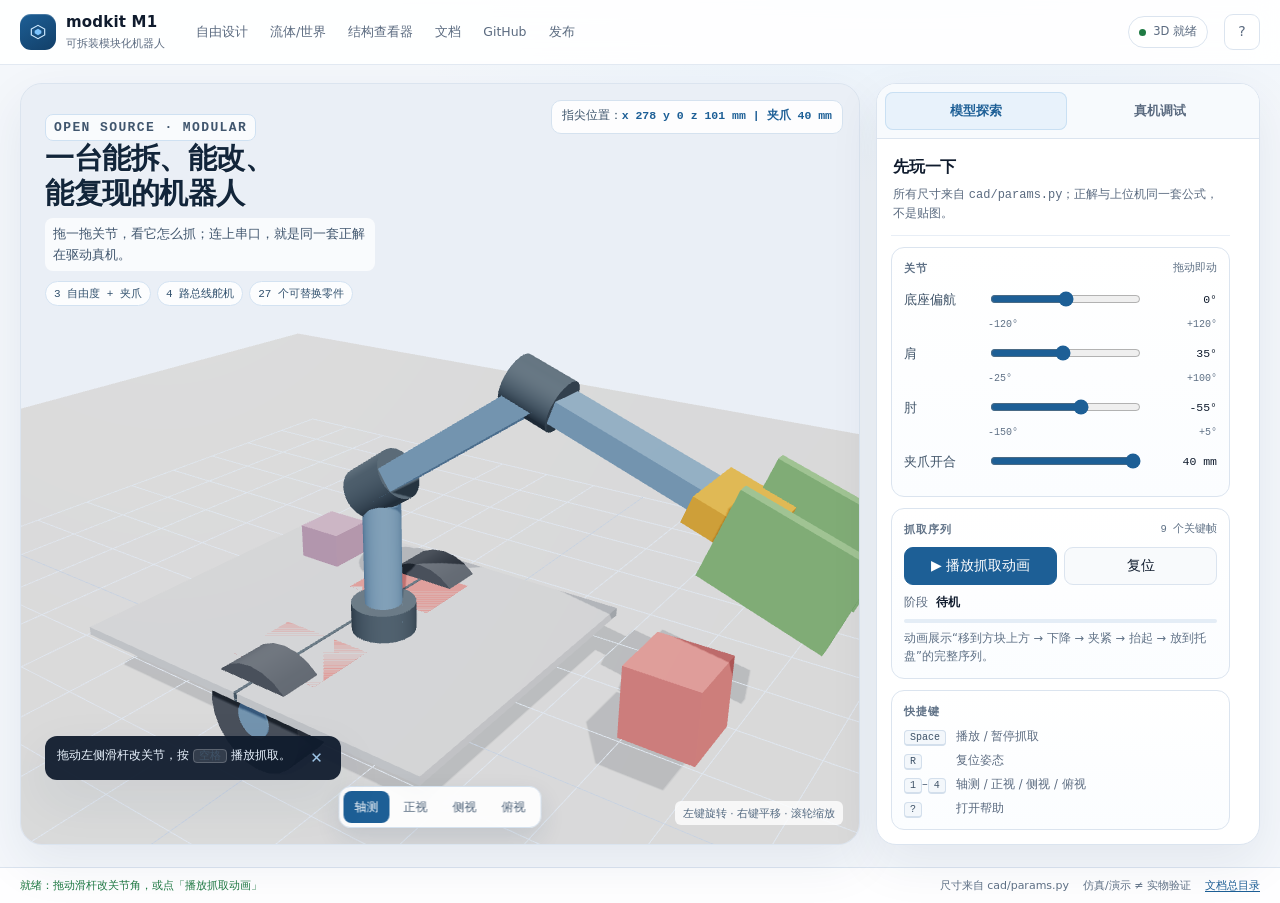
<file: web/index.html>
<!DOCTYPE html>
<html lang="zh-CN">
<head>
<meta charset="utf-8">
<meta name="viewport" content="width=device-width, initial-scale=1">
<meta name="color-scheme" content="light">
<meta name="theme-color" content="#f4f7fb">
<link rel="icon" href="favicon.svg" type="image/svg+xml">
<link rel="manifest" href="manifest.webmanifest">
<script>if (/^#d=/.test(location.hash)) location.replace("view.html" + location.hash);</script>
<meta name="description" content="modkit M1 是一台可拆装、可编程的开源模块化机器人。在线拖动关节、播放抓取动作，或通过 Web Serial 调试真机。">
<meta property="og:title" content="modkit M1 · 可拆装模块化机器人">
<meta property="og:description" content="3 自由度 + 夹爪，4 路总线舵机，27 个可替换零件。在线 3D 查看与真机串口调试。">
<meta property="og:type" content="website">
<title>modkit M1 · 可拆装模块化机器人</title>
<style>
  :root{
    --bg:#f4f7fb; --surface:#ffffff; --surface-2:#f8fafc; --ink:#0f1b2d;
    --muted:#5b6b80; --faint:#5f7186; --line:#dbe4ef; --line-strong:#c3d2e3;
    --accent:#1d5f96; --accent-2:#2f80c9; --accent-soft:#e8f2fb;
    --ok:#1f7a43; --warn:#a35b00; --bad:#b3261e;
    --radius:16px; --radius-sm:10px; --shadow:0 18px 50px #17395c14;
    --sans:system-ui,-apple-system,"Segoe UI","Noto Sans CJK SC","Microsoft YaHei",sans-serif;
    --mono:ui-monospace,SFMono-Regular,Menlo,Consolas,monospace;
  }
  *{box-sizing:border-box}
  html{scroll-behavior:smooth}
  body{margin:0;min-height:100vh;background:
      radial-gradient(900px 420px at 70% -10%,#e3f0fb 0%,transparent 65%),var(--bg);
      color:var(--ink);font:14px/1.55 var(--sans);-webkit-font-smoothing:antialiased}
  a{color:var(--accent);text-underline-offset:2px}
  button,input,select{font:inherit}
  button{cursor:pointer}
  :focus-visible{outline:2px solid var(--accent-2);outline-offset:2px}
  .skip{position:fixed;left:12px;top:-60px;z-index:200;background:var(--accent);color:#fff;
    padding:10px 14px;border-radius:9px;font-weight:700;text-decoration:none}
  .skip:focus{top:12px}
  .sr-only{position:absolute;width:1px;height:1px;padding:0;margin:-1px;overflow:hidden;
    clip:rect(0,0,0,0);white-space:nowrap;border:0}

  /* top bar */
  .topbar{position:sticky;top:0;z-index:40;border-bottom:1px solid #dbe4efcc;
    background:#ffffffe8;backdrop-filter:blur(14px)}
  .topbar-inner{max-width:1480px;margin:0 auto;padding:10px 20px;min-height:64px;
    display:flex;align-items:center;gap:16px}
  .brand{display:flex;align-items:center;gap:10px;color:inherit;text-decoration:none;min-width:0}
  .brand-mark{width:36px;height:36px;border-radius:11px;background:linear-gradient(150deg,#1d5f96,#123f68);
    display:grid;place-items:center;box-shadow:inset 0 1px 0 #ffffff33;flex:none}
  .brand-mark svg{width:20px;height:20px}
  .brand-name{font-weight:800;font-size:15px;letter-spacing:.2px;line-height:1.1}
  .brand-sub{display:block;font-size:11px;color:var(--muted);margin-top:2px;font-weight:500}
  .topnav{display:flex;align-items:center;gap:4px;margin-left:6px}
  .topnav a{color:var(--muted);text-decoration:none;font-size:12.5px;padding:8px 9px;border-radius:8px}
  .topnav a:hover{background:var(--accent-soft);color:var(--accent)}
  .topbar .spacer{flex:1}
  .status-pill{display:inline-flex;align-items:center;gap:7px;border:1px solid var(--line);
    background:var(--surface);border-radius:999px;padding:6px 10px;font-size:11.5px;color:var(--muted);
    white-space:nowrap}
  .status-pill .dot{width:7px;height:7px;border-radius:50%;background:var(--faint)}
  .status-pill.ok .dot{background:var(--ok)} .status-pill.err .dot{background:var(--bad)}
  .iconbtn{width:36px;height:36px;min-height:36px;padding:0;border:1px solid var(--line);
    background:var(--surface);border-radius:9px;color:var(--muted);display:inline-grid;place-items:center}
  .iconbtn:hover{border-color:var(--line-strong);color:var(--ink);background:var(--surface-2)}

  /* layout */
  .layout{max-width:1480px;margin:0 auto;padding:18px 20px 22px;display:grid;
    grid-template-columns:minmax(0,1fr) 384px;gap:16px;align-items:stretch;
    min-height:calc(100vh - 64px - 58px)}
  .stage{position:relative;min-height:600px;border:1px solid var(--line);border-radius:22px;
    overflow:hidden;background:#eaeff6;box-shadow:var(--shadow)}
  #view{position:absolute;inset:0;width:100%;height:100%;display:block;touch-action:none}
  .stage-copy{position:absolute;left:24px;top:22px;max-width:390px;z-index:2;pointer-events:none}
  .eyebrow{font:700 10px/1 var(--mono);letter-spacing:1.4px;color:var(--accent);
    background:#ffffffd9;border:1px solid #cfe1f2;border-radius:999px;padding:6px 9px;
    display:inline-flex;margin:0 0 10px}
  .stage-copy h1{margin:0;font-size:clamp(22px,2.3vw,32px);line-height:1.18;letter-spacing:-.5px;
    text-wrap:balance;color:#12253a;text-shadow:0 1px 0 #ffffffaa}
  .stage-copy p{margin:8px 0 0;color:#40566e;font-size:13px;max-width:330px;
    background:#ffffffb8;border-radius:8px;padding:6px 8px}
  .chips{display:flex;gap:6px;flex-wrap:wrap;margin-top:10px;pointer-events:auto}
  .chips span{font:11px var(--mono);color:#31516e;background:#ffffffd9;border:1px solid #d3e2f1;
    border-radius:999px;padding:4px 8px}
  .stage-tools{position:absolute;left:50%;bottom:16px;transform:translateX(-50%);z-index:3;
    display:flex;gap:3px;padding:4px;background:#ffffffeb;border:1px solid #d5e2ef;
    border-radius:12px;box-shadow:0 10px 24px #17395c1f;backdrop-filter:blur(8px);flex-wrap:wrap;
    justify-content:center;max-width:calc(100% - 32px)}
  .stage-tools button{min-height:32px;border:0;background:transparent;color:#4c6178;
    padding:6px 11px;border-radius:8px;font-size:12px}
  .stage-tools button:hover{background:#edf4fb;color:var(--accent)}
  .stage-tools button.active{background:var(--accent);color:#fff}
  .stage-hint{position:absolute;right:16px;bottom:19px;z-index:2;font-size:10.5px;color:#536980;
    background:#ffffffc7;padding:4px 8px;border-radius:6px;pointer-events:none}
  .hud{position:absolute;right:16px;top:16px;z-index:2;background:#ffffffde;border:1px solid #d5e2ef;
    border-radius:10px;padding:7px 10px;font:11.5px var(--mono);color:#3c536a;
    font-variant-numeric:tabular-nums;pointer-events:none;max-width:calc(100% - 32px)}
  .hud b{color:var(--accent)}
  .fk-warn{display:block;margin-top:3px;font-size:11px;color:#8a5a00;max-width:300px;line-height:1.4}
  .tip{position:absolute;left:24px;bottom:64px;z-index:4;max-width:300px;background:#0f1b2df0;
    color:#eaf4ff;border-radius:12px;padding:10px 12px;font-size:12px;box-shadow:var(--shadow);
    display:flex;gap:10px;align-items:flex-start}
  .tip[hidden]{display:none}
  .tip kbd{background:#ffffff1c;border:1px solid #ffffff33;border-radius:4px;padding:0 5px;font:11px var(--mono)}
  .tip button{background:transparent;border:0;color:#9fc6e8;font-size:15px;line-height:1;
    width:32px;height:32px;min-height:32px;display:grid;place-items:center;border-radius:6px;
    padding:0;margin:-4px -4px -4px auto}
  .tip button:hover{background:#ffffff1a;color:#fff}
  .estop{position:absolute;right:16px;bottom:58px;z-index:5;min-height:40px;border:1px solid #8f211b;
    background:#b3261e;color:#fff;border-radius:10px;padding:8px 12px;font-weight:700;
    box-shadow:0 10px 24px #b3261e42;display:none}
  .estop.show{display:inline-flex}
  .webgl-fallback{position:absolute;inset:0;display:none;place-items:center;z-index:1;
    background:linear-gradient(145deg,#eef4fa,#dfe8f2);text-align:center;padding:24px}
  .webgl-fallback.show{display:grid}
  .webgl-fallback h2{margin:0 0 6px;font-size:18px}
  .webgl-fallback p{margin:0;color:var(--muted);font-size:12.5px;max-width:420px}

  /* inspector */
  .inspector{background:var(--surface);border:1px solid var(--line);border-radius:20px;
    box-shadow:var(--shadow);overflow:hidden;display:flex;flex-direction:column;
    max-height:calc(100vh - 122px);position:sticky;top:80px}
  .inspector-tabs{display:grid;grid-template-columns:1fr 1fr;gap:3px;padding:8px;
    background:#f7fafd;border-bottom:1px solid var(--line)}
  .inspector-tabs button{min-height:38px;border:0;background:transparent;border-radius:8px;
    color:var(--muted);font-size:12.5px;font-weight:650}
  .inspector-tabs button:hover{background:#edf4fb;color:var(--accent)}
  .inspector-tabs button[aria-selected="true"]{background:var(--accent-soft);color:var(--accent);
    box-shadow:inset 0 0 0 1px #c9e0f3}
  .inspector-body{overflow:auto;padding:14px;scrollbar-gutter:stable}
  .panel[hidden]{display:none}
  .intro{padding:2px 2px 12px;border-bottom:1px solid #e8eef6;margin-bottom:4px}
  .intro h2{margin:0;font-size:16px;letter-spacing:-.2px}
  .intro p{margin:5px 0 0;color:var(--muted);font-size:12px}
  .card{border:1px solid var(--line);border-radius:13px;padding:12px;margin-top:11px;
    background:linear-gradient(180deg,#ffffff,#fbfdff)}
  .card-head{display:flex;align-items:center;gap:8px;margin-bottom:9px}
  .card-head h3{margin:0;font-size:10.5px;letter-spacing:1px;text-transform:uppercase;
    color:var(--faint);font-weight:750}
  .card-head .meta{margin-left:auto;font:10.5px var(--mono);color:var(--faint)}
  .row{display:flex;align-items:center;gap:10px;margin:9px 0}
  .row label{width:74px;flex:none;font-size:12.5px;color:#3f5368}
  .row input[type=range]{flex:1;min-width:0;accent-color:var(--accent);height:24px}
  .row output{width:64px;text-align:right;font:11.5px var(--mono);color:var(--ink);
    font-variant-numeric:tabular-nums;flex:none}
  .range-scale{display:flex;justify-content:space-between;font:10px var(--mono);color:var(--faint);
    margin:-3px 0 2px 84px}
  .grid2{display:grid;grid-template-columns:1fr 1fr;gap:7px}
  button.action{min-height:38px;border:1px solid var(--line);background:var(--surface-2);
    color:var(--ink);border-radius:9px;padding:7px 10px;display:inline-flex;align-items:center;
    justify-content:center;gap:7px;transition:background .15s,border-color .15s,transform .1s}
  button.action:hover{background:#eef5fc;border-color:var(--line-strong)}
  button.action:active{transform:translateY(1px)}
  button.action.primary{background:var(--accent);border-color:var(--accent);color:#fff}
  button.action.primary:hover{background:#174c79}
  button.action.danger{background:#b3261e;border-color:#b3261e;color:#fff}
  button.action:disabled{opacity:.45;cursor:not-allowed;transform:none}
  .phase{display:flex;align-items:center;gap:8px;margin-top:9px;font-size:11.5px;color:var(--muted)}
  .phase b{color:var(--ink);font-weight:650}
  .progress{height:4px;border-radius:99px;background:#e4edf6;overflow:hidden;margin-top:8px}
  .progress>span{display:block;height:100%;width:0;background:linear-gradient(90deg,#2f80c9,#62b0e8);
    border-radius:99px;transition:width .08s linear}
  .hint{font-size:11.5px;color:var(--faint);margin:7px 0 0;line-height:1.55}
  .preflight-card{margin-top:10px;padding:10px;border:1px solid var(--line);border-radius:9px;background:var(--surface-2)}
  .preflight-card .serial-head{margin-bottom:4px}
  .keys{display:grid;grid-template-columns:auto 1fr;gap:6px 10px;font-size:11.5px;color:var(--muted)}
  kbd{font:10px var(--mono);background:#f3f7fb;border:1px solid #d3dfec;border-bottom-width:2px;
    border-radius:4px;padding:1px 5px;color:#3f5368;white-space:nowrap}
  .safety{border:1px solid #f0d1a8;background:#fff8ec;border-radius:10px;padding:9px 10px;
    color:#704312;font-size:11.5px;line-height:1.55;margin-bottom:9px}
  .safety strong{display:block;margin-bottom:2px;color:#8a4b00}
  .serial-head{display:flex;align-items:center;gap:8px;margin-bottom:9px}
  .serial-head h3{margin:0;font-size:13px}
  .pill{font:10.5px var(--mono);border:1px solid var(--line);border-radius:999px;padding:3px 8px;
    color:var(--muted);background:#f8fafc;white-space:nowrap}
  .pill.ok{color:var(--ok);border-color:#b9dfc9;background:#effaf3}
  .pill.err{color:var(--bad);border-color:#ecc3c0;background:#fff4f3}
  .pill.warn{color:var(--warn);border-color:#ecd3aa;background:#fff9ed}
  .telemetry{width:100%;border-collapse:collapse;font-size:11px;margin-top:2px}
  .telemetry th,.telemetry td{padding:5px 4px;text-align:right;border-bottom:1px solid #e8eef6}
  .telemetry th:first-child,.telemetry td:first-child{text-align:left}
  .telemetry th{color:var(--faint);font-weight:600;font-size:10px;letter-spacing:.3px}
  .telemetry td{font-family:var(--mono);font-variant-numeric:tabular-nums}
  .telemetry td.bad{color:var(--bad);font-weight:700}.telemetry td.warn{color:var(--warn);font-weight:700}
  .log-wrap{margin-top:10px}
  .log-head{display:flex;align-items:center;gap:8px;margin-bottom:5px}
  .log-head h4{margin:0;font-size:10.5px;color:var(--faint);letter-spacing:.8px;text-transform:uppercase}
  .log-head button{margin-left:auto;border:0;background:transparent;color:var(--faint);font-size:11px;
    padding:3px 5px;border-radius:5px}
  .log-head button:hover{background:#eef5fc;color:var(--accent)}
  .log{max-height:150px;overflow:auto;background:#0f1b2d;border:1px solid #1d3047;border-radius:9px;
    padding:8px;font:10.5px/1.55 var(--mono);color:#b8cee3}
  .log:empty::before{content:"暂无日志";color:#6f849b}
  .logline{padding:1px 0;border-bottom:1px solid #182c42;overflow-wrap:anywhere}
  .logline:last-child{border-bottom:0}
  .logline.ok{color:#8ee6a8}.logline.err{color:#ff9f99}.logline.warn{color:#f2c879}
  .toast{position:fixed;right:18px;bottom:18px;z-index:100;background:#0f1b2d;color:#eaf4ff;
    border-radius:10px;padding:10px 13px;box-shadow:var(--shadow);font-size:12.5px;max-width:360px;
    opacity:0;transform:translateY(6px);transition:opacity .18s,transform .18s;pointer-events:none}
  .toast.show{opacity:1;transform:none}

  footer{border-top:1px solid var(--line);background:#ffffffe8}
  .footer-inner{max-width:1480px;margin:0 auto;padding:9px 20px;display:flex;gap:14px;
    align-items:center;flex-wrap:wrap;font-size:11px;color:var(--faint)}
  footer .spacer{flex:1}
  #status{color:var(--muted)} #status.ok{color:var(--ok)} #status.err{color:var(--bad)}

  dialog{border:1px solid var(--line-strong);border-radius:16px;padding:0;width:min(560px,92vw);
    box-shadow:0 30px 80px #0f1b2d40;color:var(--ink);background:var(--surface)}
  dialog::backdrop{background:#0f1b2d66;backdrop-filter:blur(2px)}
  .dialog-head{display:flex;align-items:center;gap:10px;padding:14px 16px;border-bottom:1px solid var(--line)}
  .dialog-head h2{margin:0;font-size:15px}.dialog-head .spacer{flex:1}
  .dialog-body{padding:14px 16px;color:var(--muted);font-size:12.5px;line-height:1.6}
  .dialog-foot{display:flex;gap:8px;padding:12px 16px;border-top:1px solid var(--line);justify-content:flex-end}
  .dialog-foot button{min-height:38px;border:1px solid var(--line);background:var(--surface-2);
    border-radius:9px;padding:7px 12px}
  .dialog-foot button.primary{background:var(--accent);border-color:var(--accent);color:#fff}
  .dialog-foot button:disabled{opacity:.45;cursor:not-allowed}
  .shortcut-table{width:100%;border-collapse:collapse;font-size:12px}
  .shortcut-table td{padding:6px 3px;border-bottom:1px solid #e8eef6;color:var(--muted)}
  .shortcut-table td:first-child{width:104px}
  .check{display:flex;gap:8px;align-items:flex-start;margin-top:10px;color:var(--ink);font-size:12px}
  .check input{width:18px;height:18px;margin:1px 0 0;accent-color:var(--accent);flex:none}

  @media (max-width:1080px){
    .layout{grid-template-columns:1fr;min-height:0}
    .stage{min-height:62vh}
    .inspector{position:static;max-height:none}
    .inspector-body{overflow:visible}
  }
  @media (max-width:760px){
    .topbar-inner{padding:8px 12px;gap:8px;flex-wrap:wrap}
    .brand-sub{display:none}.topnav{display:none}
    .topbar .spacer{flex:1}
    .layout{padding:10px 12px 16px;gap:10px}
    .stage{min-height:0;height:54vh;border-radius:16px}
    .stage-copy{left:14px;top:14px;max-width:260px}
    .stage-copy p,.chips{display:none}
    .stage-copy h1{font-size:20px}
    .hud{display:none}
    .stage-hint{display:none}
    .stage-tools{bottom:10px;max-width:calc(100% - 20px)}
    .stage-tools button{min-height:34px;padding:5px 8px}
    .tip{left:10px;bottom:58px;max-width:240px}
    .estop{right:10px;bottom:56px}
    .inspector{border-radius:16px}
    .footer-inner{padding:8px 12px;gap:7px}
  }
  @media (max-width:420px){
    .stage{height:48vh}
    .stage-copy h1{font-size:18px}
    .stage-copy .eyebrow{font-size:9px}
    .hud{display:none}
  }
  @media (prefers-reduced-motion:reduce){
    *,*::before,*::after{animation-duration:.001ms!important;transition-duration:.001ms!important;
      scroll-behavior:auto!important}
  }
</style>
</head>
<body>
<noscript><p style="padding:12px;background:#fff3cd;color:#664d03;margin:0">3D 查看器需要 JavaScript；请启用后刷新。</p></noscript>
<a class="skip" href="#main">跳到主内容</a>
<header class="topbar">
  <div class="topbar-inner">
    <a class="brand" href="./" aria-label="modkit 首页">
      <span class="brand-mark" aria-hidden="true">
        <svg viewBox="0 0 24 24" fill="none"><path d="M4 8.5 12 4l8 4.5v7L12 20l-8-4.5v-7Z" stroke="#cfeaff" stroke-width="1.4"/><path d="M8 10.5 12 8l4 2.5v3L12 16l-4-2.5v-3Z" fill="#7cc4ff"/></svg>
      </span>
      <span><span class="brand-name">modkit M1</span><span class="brand-sub">可拆装模块化机器人</span></span>
    </a>
    <nav class="topnav" aria-label="项目链接">
      <a href="design.html">自由设计</a>
      <a href="world.html">流体/世界</a>
      <a href="view.html">结构查看器</a>
      <a href="https://github.com/gh503/robot-modkit/blob/main/docs/README.md">文档</a>
      <a href="https://github.com/gh503/robot-modkit">GitHub</a>
      <a href="https://github.com/gh503/robot-modkit/releases">发布</a>
    </nav>
    <span class="spacer"></span>
    <span class="status-pill" id="top-state"><span class="dot" aria-hidden="true"></span><span id="top-state-text">3D 初始化中</span></span>
    <button class="iconbtn" id="help" aria-label="帮助与快捷键" title="帮助（?）">?</button>
  </div>
</header>

<main id="main" class="layout">
  <section class="stage" id="stage" aria-label="机器人三维视图">
    <canvas id="view" aria-label="modkit M1 三维模型，可拖拽旋转、滚轮缩放"></canvas>
    <div class="webgl-fallback" id="webgl-fallback">
      <div><h2>这个浏览器没有启用 3D</h2>
        <p>仍可查看下方参数和真机调试面板；换 Chrome/Edge 或开启硬件加速可恢复 3D。</p></div>
    </div>
    <div class="stage-copy">
      <p class="eyebrow">OPEN SOURCE · MODULAR</p>
      <h1>一台能拆、能改、能复现的机器人</h1>
      <p>拖一拖关节，看它怎么抓；连上串口，就是同一套正解在驱动真机。</p>
      <div class="chips"><span>3 自由度 + 夹爪</span><span>4 路总线舵机</span><span>27 个可替换零件</span></div>
    </div>
    <div class="hud">指尖位置：<b id="fk">—</b><span id="fk-warn" class="fk-warn" role="status"></span></div>
    <div class="stage-tools" role="group" aria-label="预设视角">
      <button id="view-iso" class="active" aria-pressed="true">轴测</button>
      <button id="view-front" aria-pressed="false">正视</button>
      <button id="view-side" aria-pressed="false">侧视</button>
      <button id="view-top" aria-pressed="false">俯视</button>
    </div>
    <div class="stage-hint">左键旋转 · 右键平移 · 滚轮缩放</div>
    <div class="tip" id="tip">
      <span>拖动左侧滑杆改关节，按 <kbd>空格</kbd> 播放抓取。</span>
      <button id="dismiss-tip" aria-label="关闭提示">✕</button>
    </div>
    <button id="serial-estop" class="estop" disabled>急停卸力</button>
  </section>

  <aside class="inspector" aria-label="参数与真机调试">
    <div class="inspector-tabs" role="tablist" aria-label="查看模式">
      <button id="tabbtn-model" role="tab" aria-selected="true" aria-controls="panel-model">模型探索</button>
      <button id="tabbtn-hardware" role="tab" aria-selected="false" aria-controls="panel-hardware">真机调试</button>
    </div>
    <div class="inspector-body">
      <section id="panel-model" class="panel" role="tabpanel" aria-labelledby="tabbtn-model">
        <div class="intro">
          <h2>先玩一下</h2>
          <p>所有尺寸来自 <code>cad/params.py</code>；正解与上位机同一套公式，不是贴图。</p>
        </div>

        <div class="card">
          <div class="card-head"><h3>关节</h3><span class="meta">拖动即动</span></div>
          <div class="row"><label for="s-yaw">底座偏航</label>
            <input type="range" id="s-yaw"><output id="v-yaw" for="s-yaw">0°</output></div>
          <div class="range-scale"><span>-120°</span><span>+120°</span></div>
          <div class="row"><label for="s-shoulder">肩</label>
            <input type="range" id="s-shoulder"><output id="v-shoulder" for="s-shoulder">35°</output></div>
          <div class="range-scale"><span>-25°</span><span>+100°</span></div>
          <div class="row"><label for="s-elbow">肘</label>
            <input type="range" id="s-elbow"><output id="v-elbow" for="s-elbow">-55°</output></div>
          <div class="range-scale"><span>-150°</span><span>+5°</span></div>
          <div class="row"><label for="s-jaw">夹爪开合</label>
            <input type="range" id="s-jaw"><output id="v-jaw" for="s-jaw">40 mm</output></div>
        </div>

        <div class="card">
          <div class="card-head"><h3>抓取序列</h3><span class="meta">9 个关键帧</span></div>
          <div class="grid2">
            <button id="play" class="action primary">▶ 播放抓取动画</button>
            <button id="reset" class="action">复位</button>
          </div>
          <div class="phase"><span>阶段</span><b id="phase">待机</b></div>
          <div class="progress" role="progressbar" aria-label="抓取动画进度" aria-valuemin="0" aria-valuemax="100" aria-valuenow="0">
            <span id="anim-progress"></span>
          </div>
          <p class="hint">动画展示“移到方块上方 → 下降 → 夹紧 → 抬起 → 放到托盘”的完整序列。</p>
        </div>

        <div class="card">
          <div class="card-head"><h3>快捷键</h3></div>
          <div class="keys">
            <span><kbd>Space</kbd></span><span>播放 / 暂停抓取</span>
            <span><kbd>R</kbd></span><span>复位姿态</span>
            <span><kbd>1</kbd>–<kbd>4</kbd></span><span>轴测 / 正视 / 侧视 / 俯视</span>
            <span><kbd>?</kbd></span><span>打开帮助</span>
          </div>
        </div>
      </section>

      <section id="panel-hardware" class="panel" role="tabpanel" aria-labelledby="tabbtn-hardware" hidden>
        <div class="safety">
          <strong>上电前先读</strong>
          第一次请把手臂垫空、随时断主电；确认舵机 ID 与关节限位。急停按钮始终可用。
        </div>
        <div class="serial-head">
          <h3>调试真机</h3><span class="pill" id="serial-state">未连接</span>
        </div>
        <div class="grid2">
          <button id="serial-connect" class="action">连接串口</button>
          <button id="serial-disconnect" class="action" disabled>断开</button>
        </div>
        <div class="grid2" style="margin-top:7px">
          <button id="serial-torque" class="action" disabled>使能扭矩</button>
          <button id="serial-send" class="action primary" disabled>下发姿态</button>
        </div>
        <div class="grid2" style="margin-top:7px">
          <button id="serial-follow" class="action" disabled>跟随反馈</button>
          <button id="serial-record" class="action" disabled>记录 CSV</button>
        </div>
        <button id="serial-demo" class="action" style="width:100%;margin-top:7px">演示数据（无硬件）</button>
        <p class="hint">Chrome/Edge，https 或 localhost，1 Mbps。演示模式的数据是合成的，不能当实测。</p>

        <div class="preflight-card" id="preflight-card">
          <div class="serial-head"><h3>运动预检</h3><span id="preflight-state" class="pill" role="status" aria-live="polite">未连接</span></div>
          <p id="preflight-note" class="hint" role="status" aria-live="polite">连接后自动读 4 轴反馈；温度、电压、故障位或限位任一不过，禁止下发。</p>
          <div class="grid2">
            <button id="preflight-run" class="action" disabled>重新预检</button>
            <button id="load-cal" class="action" disabled>载入标定</button>
          </div>
          <input id="cal-file" type="file" accept=".json,application/json" hidden>
        </div>

        <table id="fb" class="telemetry" aria-label="舵机反馈">
          <thead><tr><th>关节</th><th>目标</th><th>实际</th><th>误差</th><th>温度</th><th>电压</th></tr></thead>
          <tbody>
            <tr><td>偏航</td><td id="t-yaw">—</td><td id="a-yaw">—</td><td id="e-yaw">—</td><td id="c-yaw">—</td><td id="u-yaw">—</td></tr>
            <tr><td>肩</td><td id="t-shoulder">—</td><td id="a-shoulder">—</td><td id="e-shoulder">—</td><td id="c-shoulder">—</td><td id="u-shoulder">—</td></tr>
            <tr><td>肘</td><td id="t-elbow">—</td><td id="a-elbow">—</td><td id="e-elbow">—</td><td id="c-elbow">—</td><td id="u-elbow">—</td></tr>
            <tr><td>夹爪</td><td id="t-gripper">—</td><td id="a-gripper">—</td><td id="e-gripper">—</td><td id="c-gripper">—</td><td id="u-gripper">—</td></tr>
          </tbody>
        </table>
        <div class="log-wrap">
          <div class="log-head"><h4>调试日志</h4><button id="clear-log">清空</button></div>
          <div id="log" class="log" role="log" aria-live="polite" aria-label="串口调试日志"></div>
        </div>
      </section>
    </div>
  </aside>
</main>

<footer>
  <div class="footer-inner">
    <span id="status" role="status" aria-live="polite">加载中…</span>
    <span class="spacer"></span>
    <span>尺寸来自 cad/params.py</span>
    <span>仿真/演示 ≠ 实物验证</span>
    <a href="https://github.com/gh503/robot-modkit/blob/main/docs/README.md">文档总目录</a>
  </div>
</footer>

<div class="toast" id="toast" role="status" aria-live="polite"></div>

<dialog id="help-dialog" aria-labelledby="help-title">
  <div class="dialog-head"><h2 id="help-title">怎么玩</h2><span class="spacer"></span>
    <button class="iconbtn" id="close-help" aria-label="关闭帮助">✕</button></div>
  <div class="dialog-body">
    <p style="margin-top:0">左侧滑杆直接改关节角；按空格播放抓取序列。视角按钮或数字键 1–4 切换视角。</p>
    <table class="shortcut-table">
      <tr><td><kbd>Space</kbd></td><td>播放 / 暂停抓取</td></tr>
      <tr><td><kbd>R</kbd></td><td>复位姿态与方块</td></tr>
      <tr><td><kbd>1</kbd>–<kbd>4</kbd></td><td>轴测 / 正视 / 侧视 / 俯视</td></tr>
      <tr><td><kbd>?</kbd></td><td>打开本帮助</td></tr>
    </table>
    <p class="hint">真机调试在「真机调试」页；急停按钮在 3D 视图右下角，连接后可用。</p>
  </div>
  <div class="dialog-foot"><button class="primary" id="help-ok">知道了</button></div>
</dialog>

<dialog id="safety-dialog" aria-labelledby="safety-title">
  <div class="dialog-head"><h2 id="safety-title">真机动作确认</h2><span class="spacer"></span>
    <button class="iconbtn" id="safety-cancel-x" aria-label="取消">✕</button></div>
  <div class="dialog-body">
    <p style="margin-top:0">即将使能扭矩或下发姿态。请确认：</p>
    <ul style="margin:6px 0 0;padding-left:20px">
      <li>手臂已垫空，周围没有人手；</li>
      <li>急停按钮可用，主电随时能断；</li>
      <li>舵机 ID 与限位已经核对。</li>
    </ul>
    <label class="check"><input type="checkbox" id="safety-check" autofocus> 我已确认，继续</label>
  </div>
  <div class="dialog-foot">
    <button id="safety-cancel">取消</button>
    <button class="primary" id="safety-ok" disabled>确认并使能</button>
  </div>
</dialog>

<script src="vendor/three.min.js"></script>
<script src="vendor/OrbitControls.js"></script>
<script src="scene.js"></script>
<script src="viewer.js"></script>
<script src="pwa.js"></script>
</body>
</html>
</file>
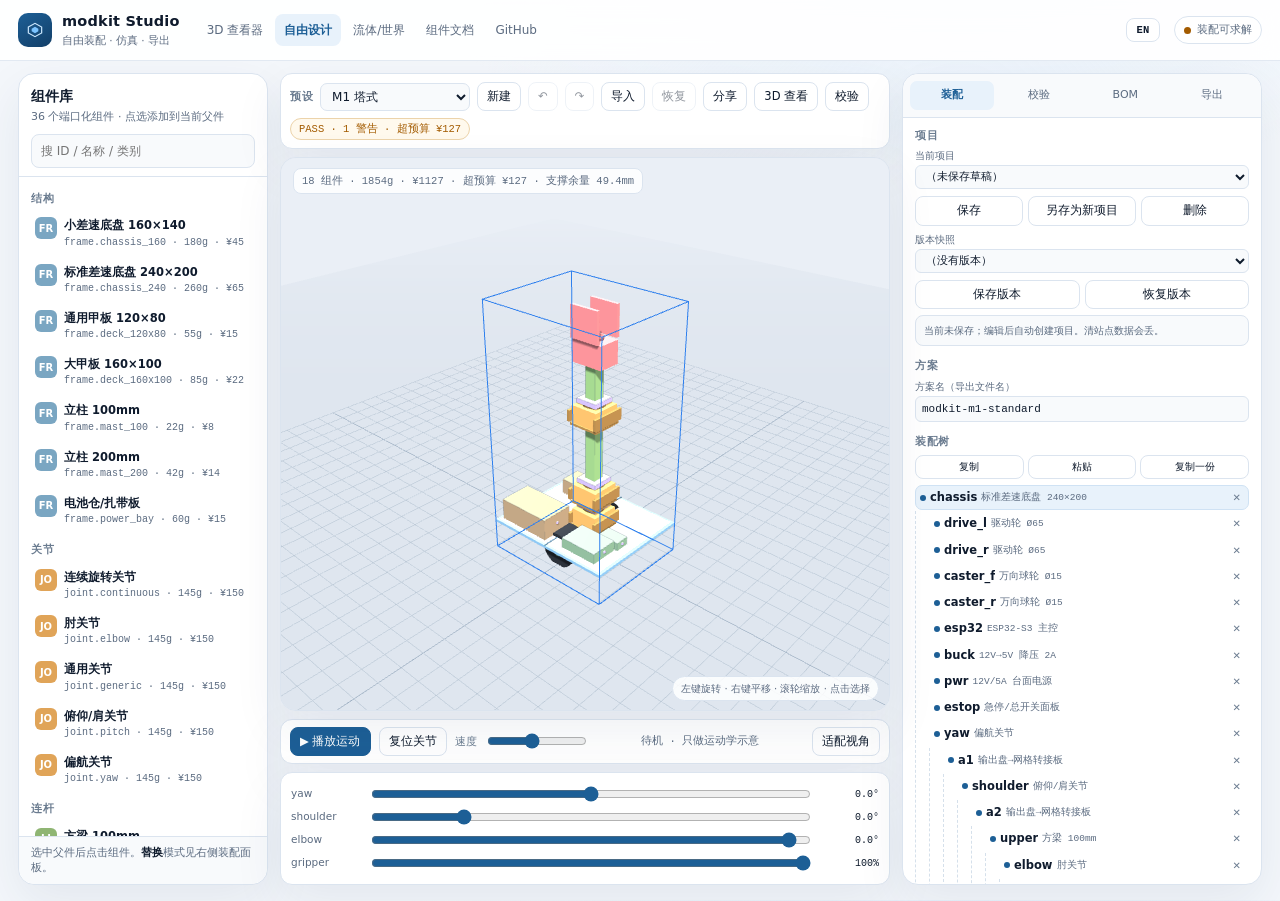
<file: web/design.html>
<!DOCTYPE html>
<html lang="zh-CN" data-i18n-doc="doc.title">
<head>
<meta charset="utf-8">
<meta name="viewport" content="width=device-width, initial-scale=1">
<meta name="color-scheme" content="light">
<meta name="theme-color" content="#f4f7fb">
<link rel="icon" href="favicon.svg" type="image/svg+xml">
<link rel="manifest" href="manifest.webmanifest">
<meta name="description" content="modkit Studio：在浏览器里从 36 个端口化组件自由装配机器人，校验、3D 运动仿真、参数调整，导出 STL/STEP/JSON/BOM。">
<title>modkit Studio · 自由设计与仿真</title>
<link rel="stylesheet" href="design.css">
</head>
<body>
<noscript><p style="padding:12px;background:#fff3cd;color:#664d03;margin:0">Studio 需要 JavaScript 才能装配和校验；请启用后刷新。</p></noscript>
<a class="skip" href="#studio">跳到设计器</a>
<header class="topbar">
  <div class="topbar-inner">
    <a class="brand" href="./" aria-label="modkit 首页">
      <span class="brand-mark" aria-hidden="true">
        <svg viewBox="0 0 24 24" fill="none"><path d="M4 8.5 12 4l8 4.5v7L12 20l-8-4.5v-7Z" stroke="#cfeaff" stroke-width="1.4"/><path d="M8 10.5 12 8l4 2.5v3L12 16l-4-2.5v-3Z" fill="#7cc4ff"/></svg>
      </span>
      <span><span class="brand-name">modkit Studio</span><span class="brand-sub" data-i18n="brand.sub">自由装配 · 仿真 · 导出</span></span>
    </a>
    <nav class="topnav" aria-label="项目链接">
      <a href="index.html" data-i18n="nav.viewer">3D 查看器</a>
      <a href="design.html" class="on" aria-current="page" data-i18n="nav.design">自由设计</a>
      <a href="world.html">流体/世界</a>
      <a href="https://github.com/gh503/robot-modkit/blob/main/docs/65-组件库与自由组装.md" data-i18n="nav.docs">组件文档</a>
      <a href="https://github.com/gh503/robot-modkit" data-i18n="nav.github">GitHub</a>
    </nav>
    <span class="spacer"></span>
    <span class="net-pill" id="net-status" role="status" aria-live="polite" hidden data-i18n="net.offline">离线</span>
    <button class="btn" id="pwa-install" hidden data-i18n="install">安装应用</button>
    <button class="btn lang-btn" id="lang-toggle" aria-label="切换英文" title="切换英文">EN</button>
    <span class="status-pill" id="top-state"><span class="dot" aria-hidden="true"></span><span id="top-state-text">装配初始化中</span></span>
  </div>
</header>

<main class="studio" id="studio" tabindex="-1">
  <aside class="palette panel" aria-label="组件库">
    <div class="palette-head">
      <h1 data-i18n="palette.title">组件库</h1>
      <p data-i18n="palette.desc">36 个端口化组件 · 点选添加到当前父件</p>
      <input class="search" id="search" type="search" placeholder="搜 ID / 名称 / 类别" data-i18n-ph="palette.search" aria-label="搜索组件">
    </div>
    <div class="palette-body" id="palette-list"></div>
    <div class="palette-foot">选中父件后点击组件。<b>替换</b>模式见右侧装配面板。</div>
  </aside>

  <section class="stagewrap" aria-label="三维设计与仿真">
    <div class="stagebar">
      <label for="preset" data-i18n="preset">预设</label>
      <select id="preset" aria-label="加载预设装配">
        <option value="bench_joint">阶段 0 · 单关节台架</option>
        <option value="bench_arm">阶段 1 · 三轴笔架</option>
        <option value="rover_base">阶段 2 · 差速底盘</option>
        <option value="m1_pen">阶段 3 · 预算绘图车 · 落地 ¥961</option>
        <option value="m1_budget">M1 预算版 · BOM ¥968</option>
        <option value="m1">M1 塔式</option>
        <option value="mini_rover">迷你轮式</option>
        <option value="pan_tilt">云台</option>
        <option value="arm_4dof">四轴臂</option>
        <option value="wide_gripper">宽夹爪</option>
        <option value="sensor_tower">传感器塔</option>
      </select>
      <button class="btn" id="new-design" data-i18n="btn.new">新建</button>
      <button class="btn" id="undo" disabled aria-label="撤销" title="撤销 (Ctrl+Z)">↶</button>
      <button class="btn" id="redo" disabled aria-label="重做" title="重做 (Ctrl+Shift+Z)">↷</button>
      <button class="btn" id="import-design" data-i18n="btn.import">导入</button>
      <button class="btn" id="restore-design" data-i18n="btn.restore">恢复</button>
      <button class="btn" id="share-design" data-i18n="btn.share">分享</button>
      <button class="btn" id="viewer-design" title="在新标签页用只读结构查看器打开" data-i18n="btn.view3d">3D 查看</button>
      <input id="import-file" type="file" accept=".json,application/json" hidden>
      <button class="btn" id="validate" data-i18n="btn.validate">校验</button>
      <span class="grow"></span>
      <span class="validate-pill" id="validate-pill">未校验</span>
    </div>

    <div class="viewport" id="viewport">
      <div class="loading" id="loading">正在建立 3D 场景…</div>
      <div class="hud" id="hud">—</div>
      <div class="hint">左键旋转 · 右键平移 · 滚轮缩放 · 点击选择</div>
      <div class="fallback" id="fallback">
        <div><h2 style="margin:0 0 6px;font-size:15px">这个浏览器没有启用 3D</h2>
        <p style="margin:0;color:var(--muted);font-size:12px">仍可使用组件树、校验、BOM 和导出；换 Chrome/Edge 或开启硬件加速恢复 3D。</p></div>
      </div>
    </div>

    <div class="motionbar" role="group" aria-label="运动仿真">
      <button class="btn primary" id="play" aria-pressed="false" data-i18n="motion.play">▶ 播放运动</button>
      <button class="btn" id="reset-motion" data-i18n="motion.reset">复位关节</button>
      <label for="speed" style="color:var(--faint);font-size:10.5px" data-i18n="motion.speed">速度</label>
      <input id="speed" type="range" min="0.2" max="2" step="0.1" value="1" aria-label="仿真速度">
      <span class="sim-state" id="sim-state">待机 · 只做运动学示意</span>
      <button class="btn" id="fit-view" style="margin-left:auto" data-i18n="motion.fit">适配视角</button>
    </div>
    <div class="joints" id="joints" aria-label="关节滑杆"></div>
  </section>

  <aside class="inspector panel" aria-label="装配参数与导出">
    <div class="tabs" role="tablist" aria-label="面板">
      <button id="tab-btn-build" role="tab" tabindex="0" aria-selected="true" aria-controls="tab-build" data-i18n="tab.build">装配</button>
      <button id="tab-btn-check" role="tab" tabindex="-1" aria-selected="false" aria-controls="tab-check" data-i18n="tab.check">校验</button>
      <button id="tab-btn-bom" role="tab" tabindex="-1" aria-selected="false" aria-controls="tab-bom" data-i18n="tab.bom">BOM</button>
      <button id="tab-btn-export" role="tab" tabindex="-1" aria-selected="false" aria-controls="tab-export" data-i18n="tab.export">导出</button>
    </div>

    <section class="tabpanel" id="tab-build" role="tabpanel" aria-labelledby="tab-btn-build">
      <div class="sect">
        <h2>项目</h2>
        <div class="form"><div class="full"><label>当前项目</label>
          <select id="project-select"></select></div></div>
        <div class="actions">
          <button class="btn" id="project-save" title="保存到浏览器 localStorage">保存</button>
          <button class="btn" id="project-new" title="复制当前设计为新项目">另存为新项目</button>
          <button class="btn" id="project-delete" title="删除当前项目及其版本">删除</button>
        </div>
        <div class="form" style="margin-top:6px"><div class="full"><label>版本快照</label>
          <select id="version-select"></select></div></div>
        <div class="actions">
          <button class="btn" id="version-save">保存版本</button>
          <button class="btn" id="version-restore">恢复版本</button>
        </div>
        <p class="note" id="project-note" style="margin:6px 0 0"></p>
      </div>
      <div class="sect">
        <h2>方案</h2>
        <div class="form"><div class="full"><label>方案名（导出文件名）</label>
          <input id="design-name" maxlength="60" placeholder="未命名装配"></div></div>
      </div>
      <div class="sect">
        <h2>装配树</h2>
        <div class="tree-tools">
          <button class="btn" id="copy-part" title="复制选中子树 (Ctrl+C)">复制</button>
          <button class="btn" id="paste-part" title="粘贴到选中父件 (Ctrl+V)">粘贴</button>
          <button class="btn" id="dup-part" title="原地复制一份 (Ctrl+D)">复制一份</button>
        </div>
        <div id="tree"></div>
      </div>
      <div class="sect">
        <h2>选中组件</h2>
        <div id="selected"></div>
      </div>
    </section>

    <section class="tabpanel" id="tab-check" role="tabpanel" aria-labelledby="tab-btn-check" hidden>
      <div class="sect">
        <h2>总体</h2>
        <div id="metrics"></div>
      </div>
      <div class="sect">
        <h2>关节力矩（静+动）</h2>
        <div class="tablewrap"><table class="bom" id="torque"></table></div>
        <div class="note" id="torque-note"></div>
      </div>
      <div class="sect">
        <h2>校验问题</h2>
        <label style="display:flex;gap:6px;align-items:center;font-size:10.5px;color:var(--muted);margin-bottom:5px">
          <input id="strict" type="checkbox"> 把 AABB 重叠当错误（默认只警告）
        </label>
        <ul class="issues" id="issues"></ul>
      </div>
      <div class="note" id="safety-note"></div>
    </section>

    <section class="tabpanel" id="tab-bom" role="tabpanel" aria-labelledby="tab-btn-bom" hidden>
      <div class="sect">
        <h2>BOM 估算</h2>
        <div class="tablewrap"><table class="bom" id="bom"></table></div>
        <div id="landed" class="landed"></div>
        <div class="note" id="bom-note"></div>
        <div class="actions">
          <button class="btn" id="export-procure" data-i18n="btn.procure">下载采购清单 CSV</button>
        </div>
      </div>
      <div class="sect">
        <h2>预算优化</h2>
        <div class="opt-head">
          <button class="btn primary" id="optimize">生成降本候选</button>
          <button class="btn" id="plan-budget">规划达标</button>
          <button class="btn" id="export-optimizer">导出报告</button>
          <label class="opt-check"><input id="mass-mode" type="checkbox"> 同价减重</label>
          <span class="note" id="optimizer-note">候选会逐个重新校验；不会自动应用。</span>
        </div>
        <div class="opt-constraints">
          <label>最少关节 <input id="c-min-joints" type="number" min="0" step="1" placeholder="0"></label>
          <label>最少组件 <input id="c-min-components" type="number" min="0" step="1" placeholder="0"></label>
          <label>最大质量 g <input id="c-max-mass" type="number" min="0" step="10" placeholder="不限"></label>
          <label>最高风险 <select id="c-max-risk"><option value="">不限</option><option value="low">low</option><option value="medium">medium</option><option value="high">high</option></select></label>
          <label class="opt-check"><input id="pareto-only" type="checkbox"> 只看 Pareto</label>
        </div>
        <div id="plan"></div>
        <div id="optimizer"></div>
      </div>
    </section>

    <section class="tabpanel" id="tab-export" role="tabpanel" aria-labelledby="tab-btn-export" hidden>
      <div class="sect">
        <h2>导出</h2>
        <div class="exportgrid">
          <button class="btn" id="export-json">装配 JSON</button>
          <button class="btn" id="export-csv">BOM CSV</button>
          <button class="btn" id="export-stl">装配 STL</button>
          <button class="btn" id="export-glb">装配 GLB</button>
          <button class="btn" id="export-3mf">装配 3MF</button>
          <button class="btn" id="export-svg">2D 预览 SVG</button>
          <button class="btn wide" id="export-step">下载选中零件 STEP</button>
          <button class="btn wide" id="export-step-zip">导出全部零件 STEP（ZIP）</button>
          <button class="btn wide" id="export-print">打印 BOM / 存 PDF</button>
          <button class="btn wide" id="copy-command">复制 CLI 复现命令</button>
          <button class="btn wide" id="copy-pack" data-i18n="btn.pack">复制硬件包命令</button>
        </div>
        <div class="note" id="export-note"></div>
      </div>
      <div class="sect">
        <h2>CAD 说明</h2>
        <p style="font-size:10.5px;color:var(--muted);margin:0">浏览器导出<b>装配网格</b>：STL（毫米，Z-up）、3MF（毫米，Z-up，可直接进切片器）、GLB（米，Y-up，给 Blender/Three/AR）。<b>单件 STEP</b> 仍是 36 个参数化零件预生成。若要在 CAD 里改参数并重建，导出 JSON 后运行 <code>modkit assemble plan</code>，再跑 <code>make components-cad</code>。BOM/装配图用“打印 BOM / 存 PDF”。</p>
      </div>
    </section>
  </aside>
</main>

<div id="drop-hint" aria-hidden="true"><div class="drop-card"><b>松开以导入装配 JSON</b><span>会替换当前设计；可先导出备份</span></div></div>
<div class="toast" id="toast" role="status" aria-live="polite"></div>

<script src="vendor/three.min.js"></script>
<script src="vendor/OrbitControls.js"></script>
<script src="data/components.js"></script>
<script src="data/assemblies.js"></script>
<script src="assembly-core.js"></script>
<script src="i18n.js"></script>
<script src="budget-core.js"></script>
<script src="designer.js"></script>
<script src="pwa.js"></script>
</body>
</html>
</file>
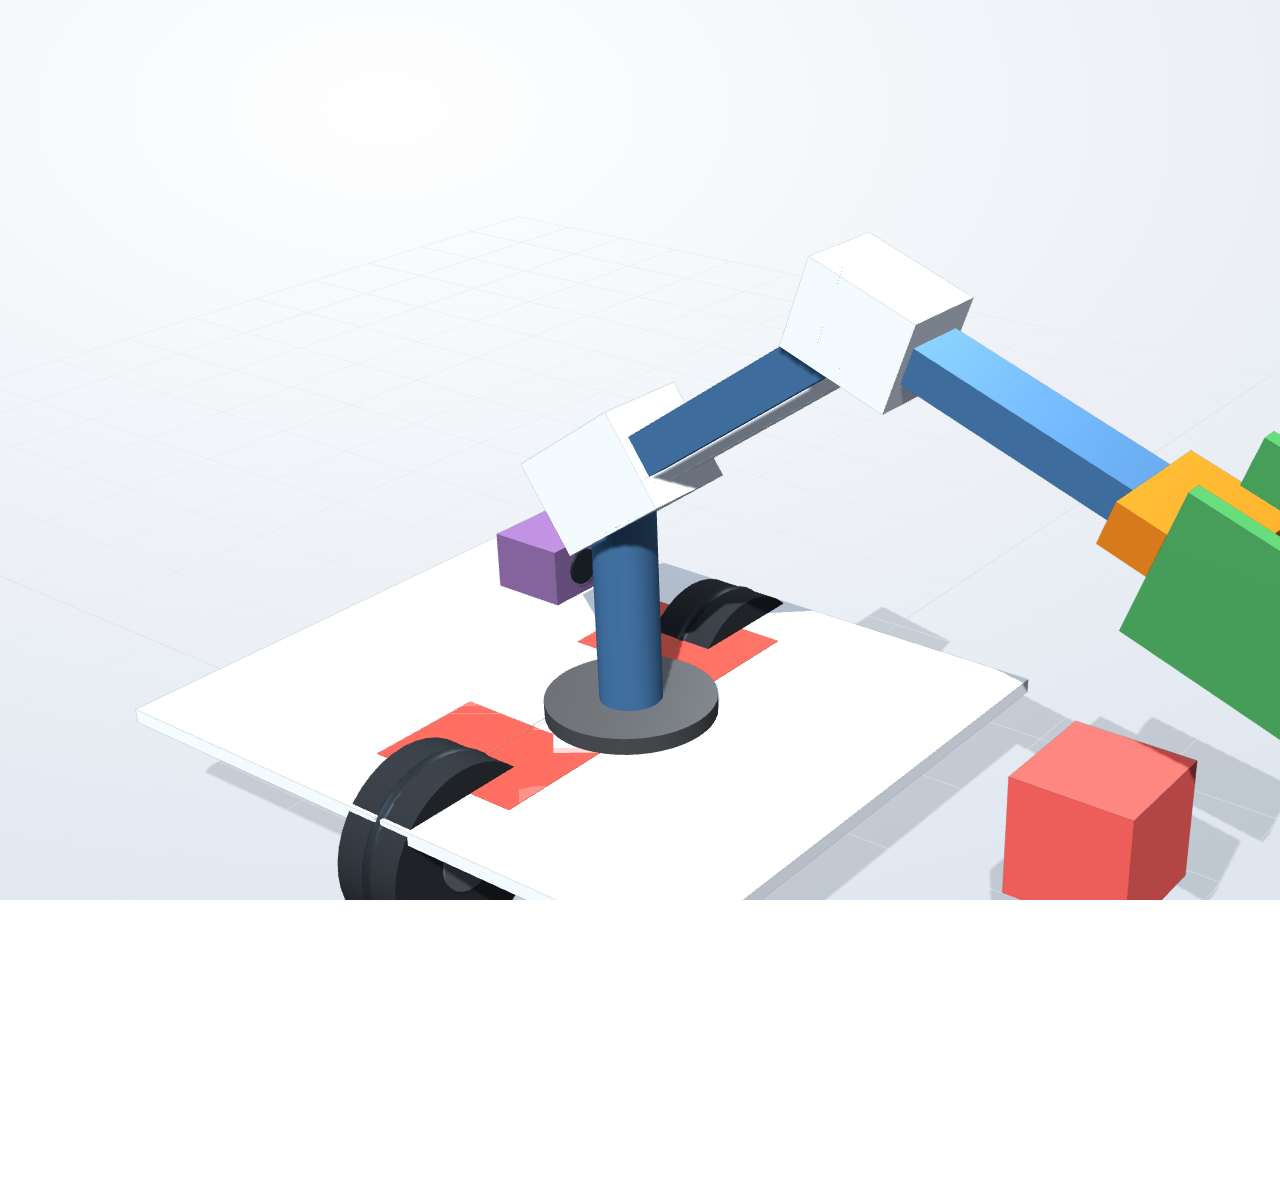
<file: web/poster.html>
<!DOCTYPE html>
<html lang="zh-CN">
<head>
<meta charset="utf-8">
<title>modkit · 渲染</title>
<style>
  html, body { margin: 0; height: 100%; overflow: hidden; }
  body { background: #eef2f7; }
  body.bg-studio {
    background:
      radial-gradient(120% 100% at 30% 12%, #ffffff 0%, #f2f5f9 38%, #dfe6ef 100%);
  }
  body.bg-white { background: #ffffff; }
  body.bg-dark { background: radial-gradient(120% 100% at 30% 10%, #2a3441 0%, #141a21 100%); }
  canvas { display: block; width: 100vw; height: 100vh; }
  #ready { position: fixed; left: -9999px; }
</style>
</head>
<body class="bg-studio">
<canvas id="c"></canvas>
<div id="ready">0</div>
<script src="vendor/three.min.js"></script>
<script src="scene.js"></script>
<script src="poster.js"></script>
</body>
</html>
</file>
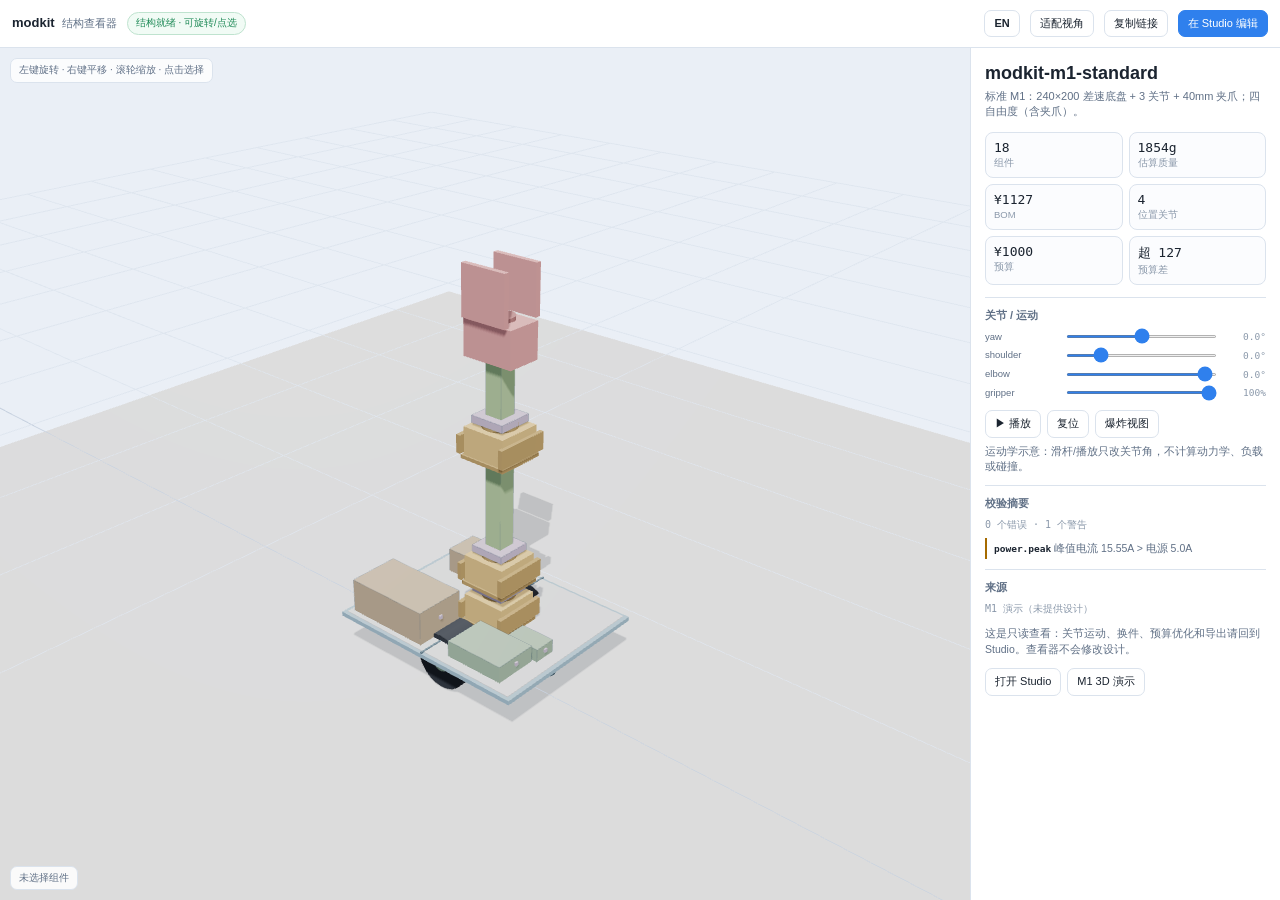
<file: web/view.html>
<!DOCTYPE html>
<html lang="zh-CN" data-i18n-doc="doc.viewer">
<head>
<meta charset="utf-8">
<meta name="viewport" content="width=device-width, initial-scale=1">
<meta name="color-scheme" content="light">
<meta name="theme-color" content="#f4f7fb">
<link rel="icon" href="favicon.svg" type="image/svg+xml">
<link rel="manifest" href="manifest.webmanifest">
<meta name="description" content="modkit 结构查看器：只读查看任意自由设计的 3D 装配，旋转、点选、校验摘要。">
<title>modkit 结构查看器 · 自由设计 3D</title>
<style>
:root{--bg:#eef2f7;--surface:#fff;--ink:#1b2430;--muted:#607086;--faint:#8a98aa;--line:#dbe3ed;--accent:#2f80ed;--ok:#1f8a57;--warn:#a66b00;--bad:#c0392b;--mono:"SFMono-Regular",Consolas,monospace}
*{box-sizing:border-box}
html,body{margin:0;height:100%;background:var(--bg);color:var(--ink);font:13px/1.45 -apple-system,BlinkMacSystemFont,"Segoe UI","PingFang SC","Microsoft YaHei",sans-serif}
a{color:var(--accent);text-decoration:none}
a:hover{text-decoration:underline}
button{font:inherit;cursor:pointer}
.topbar{height:48px;background:var(--surface);border-bottom:1px solid var(--line);display:flex;align-items:center;gap:10px;padding:0 12px;position:relative;z-index:2}
.brand{display:flex;align-items:center;gap:7px;font-weight:700;color:var(--ink);white-space:nowrap}
.brand span{color:var(--muted);font-weight:400;font-size:11px}
.spacer{flex:1}
.view-status{font-size:10px;color:var(--muted);border:1px solid var(--line);border-radius:999px;padding:3px 8px;background:#f8fafc;white-space:nowrap}
.view-status.ok{color:var(--ok);border-color:#bfe3cf;background:#f1fbf5}
.view-status.warn{color:var(--warn);border-color:#f0dcb2;background:#fffbef}
.view-status.err{color:var(--bad);border-color:#efc5c0;background:#fff6f5}
.btn{border:1px solid var(--line);background:#fff;color:var(--ink);border-radius:7px;padding:5px 9px;font-size:11px;white-space:nowrap}
.btn:hover{border-color:#b8c7da}
.btn.primary{background:var(--accent);border-color:var(--accent);color:#fff}
.btn.primary:hover{background:#206bc4}
main{display:grid;grid-template-columns:minmax(0,1fr) 310px;height:calc(100vh - 48px)}
#viewport{position:relative;min-width:0;min-height:0;background:#eaeff6;overflow:hidden}
#view{display:block;width:100%;height:100%}
#view-hud{position:absolute;left:10px;bottom:10px;background:rgba(255,255,255,.86);border:1px solid var(--line);border-radius:7px;padding:4px 8px;font:10px var(--mono);color:var(--muted);max-width:70%;overflow:hidden;text-overflow:ellipsis;white-space:nowrap}
.hint{position:absolute;left:10px;top:10px;background:rgba(255,255,255,.8);border:1px solid var(--line);border-radius:7px;padding:4px 8px;font-size:10px;color:var(--muted)}
#view-empty{position:absolute;inset:0;display:grid;place-items:center;background:rgba(238,242,247,.94);padding:20px;text-align:center}
#view-empty[hidden]{display:none}
.empty-card{max-width:420px;background:#fff;border:1px solid var(--line);border-radius:12px;padding:18px 20px;box-shadow:0 10px 40px rgba(27,36,48,.08)}
.empty-card h2{margin:0 0 8px;font-size:16px}
.empty-card p{color:var(--muted);font-size:12px}
#view-fallback{position:absolute;inset:0;display:none;place-items:center;background:#eaeff6;padding:20px;text-align:center}
#view-fallback.show{display:grid}
#view-fallback p{color:var(--muted);font-size:12px;max-width:360px}
aside{background:var(--surface);border-left:1px solid var(--line);padding:14px;overflow:auto}
aside h1{font-size:18px;margin:0 0 4px;line-height:1.25}
#view-sub{color:var(--muted);font-size:11px;margin:0 0 12px}
#view-meta{display:grid;grid-template-columns:1fr 1fr;gap:6px;margin:0 0 12px}
#view-meta div{border:1px solid var(--line);border-radius:8px;padding:7px 8px;background:#fbfcfe}
#view-meta b{display:block;font:13px var(--mono);color:var(--ink)}
#view-meta span{display:block;font-size:9.5px;color:var(--faint);margin-top:1px}
.sect{border-top:1px solid var(--line);padding-top:10px;margin-top:10px}
.sect h2{font-size:11px;color:var(--muted);margin:0 0 6px;font-weight:600}
#view-issues{font-size:10.5px;color:var(--muted)}
#view-joints{display:grid;gap:5px}
.jrow{display:grid;grid-template-columns:74px minmax(0,1fr) 46px;align-items:center;gap:5px}
.jrow label{font-size:9.5px;color:var(--muted);overflow:hidden;text-overflow:ellipsis;white-space:nowrap}
.jrow input[type=range]{width:100%;height:3px;accent-color:var(--accent)}
.jrow output{font:9.5px var(--mono);color:var(--faint);text-align:right}
.muted{color:var(--faint);font-size:10.5px;margin:0}
#view-issues p{margin:0 0 6px}
#view-issues p.ok{color:var(--ok)}
.summary{font:10px var(--mono);color:var(--faint)}
.issue{border-left:2px solid var(--line);padding:3px 0 3px 7px;margin:4px 0;color:var(--muted);line-height:1.4}
.issue.error{border-left-color:var(--bad)}
.issue.warn{border-left-color:var(--warn)}
.issue b{font:9.5px var(--mono);color:var(--ink);font-weight:600}
.issue code{font-size:9.5px;color:var(--faint)}
#view-source{font:10px var(--mono);color:var(--faint)}
.note{font-size:10.5px;color:var(--muted);line-height:1.5}
.actions{display:flex;gap:6px;flex-wrap:wrap;margin-top:10px}
[hidden]{display:none!important}
.skip{position:fixed;left:12px;top:-60px;z-index:200;background:#1d5f96;color:#fff;
  padding:10px 14px;border-radius:9px;font-weight:700;text-decoration:none}
.skip:focus{top:12px}
.net-pill{font:10px ui-monospace,Menlo,monospace;color:#7a4b00;background:#fff4d6;
  border:1px solid #f0d69a;border-radius:999px;padding:3px 8px;white-space:nowrap}
.lang-btn{font-weight:700;min-width:34px}
.topbar{flex-wrap:wrap}
@media(pointer:coarse){.btn{min-height:36px}}
@media(prefers-reduced-motion:reduce){
  *,*::before,*::after{animation-duration:.001ms!important;animation-iteration-count:1!important;
    transition-duration:.001ms!important;scroll-behavior:auto!important}
}
@media(max-width:860px){
  main{grid-template-columns:1fr;grid-template-rows:minmax(55vh,1fr) auto;height:auto;min-height:calc(100vh - 48px)}
  aside{border-left:0;border-top:1px solid var(--line)}
  #viewport{min-height:55vh}
  .brand span{display:none}
  .topbar{gap:6px;padding:7px 9px}
  #pwa-install{max-width:92px;overflow:hidden;text-overflow:ellipsis}
}
</style>
</head>
<body>
<a class="skip" href="#view-main" data-i18n="viewer.skip">跳到查看器</a>
<noscript><p style="padding:12px;background:#fff3cd;color:#664d03;margin:0">结构查看器需要 JavaScript 才能建立 3D；请启用后刷新。</p></noscript>
<header class="topbar">
  <a class="brand" href="index.html" aria-label="modkit M1 3D 查看器">modkit <span data-i18n="viewer.title">结构查看器</span></a>
  <span class="view-status" id="view-status" role="status" aria-live="polite">载入中…</span>
  <span class="spacer"></span>
  <span class="net-pill" id="net-status" role="status" aria-live="polite" hidden data-i18n="net.offline">离线</span>
  <button class="btn" id="pwa-install" hidden data-i18n="install">安装应用</button>
  <button class="btn lang-btn" id="lang-toggle" aria-label="切换英文" title="切换英文">EN</button>
  <button class="btn" id="view-fit" data-i18n="viewer.fit">适配视角</button>
  <button class="btn" id="view-copy" data-i18n="viewer.copy">复制链接</button>
  <a class="btn primary" id="view-edit" href="design.html" hidden data-i18n="viewer.edit">在 Studio 编辑</a>
</header>
<main id="view-main" tabindex="-1">
  <section id="viewport" aria-label="自由设计三维结构">
    <canvas id="view" aria-label="自由设计的三维结构" role="img"></canvas>
    <div class="hint">左键旋转 · 右键平移 · 滚轮缩放 · 点击选择</div>
    <div id="view-hud">未选择组件</div>
    <div id="view-empty"><div class="empty-card"><h2>正在装载结构…</h2><p>从 Studio 的“3D 查看”打开，或把分享链接直接粘到地址栏。</p></div></div>
    <div id="view-fallback"><div><h2 style="margin:0 0 6px;font-size:15px">这个浏览器没有启用 3D</h2><p style="margin:0">仍可看到右侧的组件数、BOM 和校验摘要；换 Chrome/Edge 或开启硬件加速恢复 3D。</p></div></div>
  </section>
  <aside aria-label="设计摘要">
    <h1 id="view-title">未命名装配</h1>
    <p id="view-sub">自由设计的只读结构预览。</p>
    <div id="view-meta"></div>
    <div class="sect">
      <h2 data-i18n="viewer.joints">关节 / 运动</h2>
      <div id="view-joints"></div>
      <div class="actions">
        <button class="btn" id="view-play" aria-pressed="false" data-i18n="viewer.play">▶ 播放</button>
        <button class="btn" id="view-reset" data-i18n="viewer.reset">复位</button>
        <button class="btn" id="view-explode" aria-pressed="false" data-i18n="viewer.explode">爆炸视图</button>
      </div>
      <p class="note" style="margin:6px 0 0">运动学示意：滑杆/播放只改关节角，不计算动力学、负载或碰撞。</p>
    </div>
    <div class="sect">
      <h2 data-i18n="viewer.summary">校验摘要</h2>
      <div id="view-issues"></div>
    </div>
    <div class="sect">
      <h2 data-i18n="viewer.source">来源</h2>
      <div id="view-source">—</div>
      <p class="note">这是只读查看：关节运动、换件、预算优化和导出请回到 Studio。查看器不会修改设计。</p>
      <div class="actions">
        <a class="btn" href="design.html" data-i18n="viewer.studio">打开 Studio</a>
        <a class="btn" href="index.html" data-i18n="viewer.demo">M1 3D 演示</a>
      </div>
    </div>
  </aside>
</main>
<script src="vendor/three.min.js"></script>
<script src="vendor/OrbitControls.js"></script>
<script src="data/components.js"></script>
<script src="data/assemblies.js"></script>
<script src="assembly-core.js"></script>
<script src="assembly-view.js"></script>
<script src="i18n.js"></script>
<script src="pwa.js"></script>
</body>
</html>
</file>
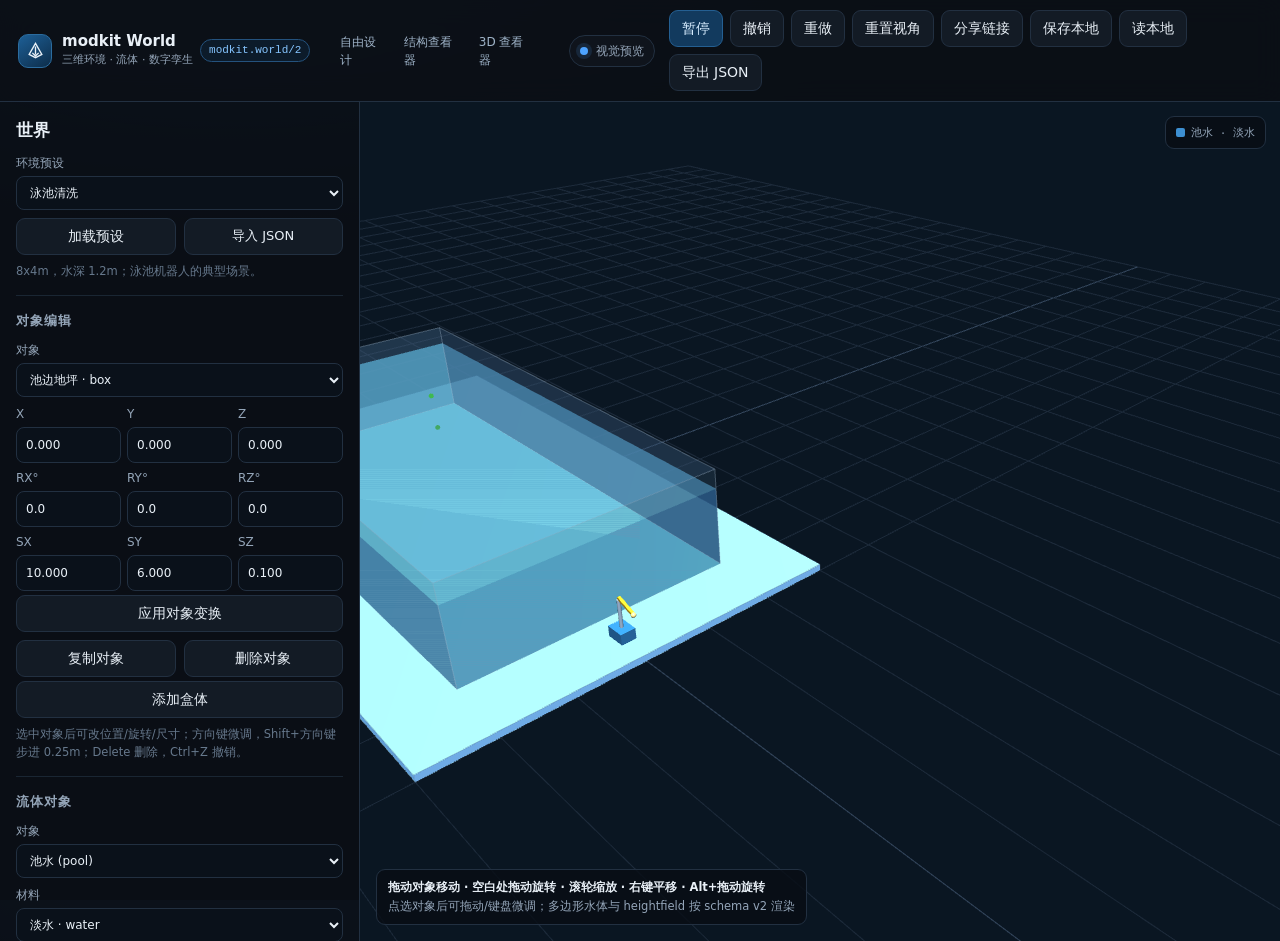
<file: web/world.html>
<!doctype html>
<html lang="zh-CN">
<head>
<meta charset="utf-8">
<meta name="viewport" content="width=device-width, initial-scale=1">
<meta name="color-scheme" content="dark">
<meta name="theme-color" content="#080b10">
<title>modkit World · 三维世界与流体实验</title>
<link rel="icon" href="./favicon.svg">
<link rel="stylesheet" href="./world.css">
</head>
<body>
<a class="skip" href="#stage">跳到三维视图</a>
<header class="appbar">
  <div class="appbar-inner">
    <a class="brand" href="./index.html">
      <span class="brand-mark" aria-hidden="true">
        <svg viewBox="0 0 24 24" fill="none" stroke="currentColor" stroke-width="1.7"><path d="M4 17 12 3l8 14-8 4z"/><path d="M12 7v10M8 15l4 4 4-4"/></svg>
      </span>
      <span><span class="brand-name">modkit World</span><span class="brand-sub">三维环境 · 流体 · 数字孪生</span></span>
    </a>
    <span class="badge" id="schema-badge">modkit.world/2</span>
    <nav class="topnav" aria-label="项目链接"><a href="./design.html">自由设计</a><a href="./view.html">结构查看器</a><a href="./index.html">3D 查看器</a></nav>
    <span class="spacer"></span>
    <div class="run-status" id="run-status"><span class="dot"></span><span id="run-label">视觉预览</span></div>
    <div class="btns">
      <button id="play" class="primary" type="button" aria-pressed="true">暂停</button>
      <button id="undo" type="button" title="撤销 (Ctrl+Z)">撤销</button>
      <button id="redo" type="button" title="重做 (Ctrl+Shift+Z)">重做</button>
      <button id="reset-view" type="button">重置视角</button>
      <button id="share" type="button">分享链接</button>
      <button id="save-local" type="button">保存本地</button>
      <button id="load-local" type="button">读本地</button>
      <button id="export" type="button">导出 JSON</button>
    </div>
  </div>
</header>

<div class="shell">
  <aside class="panel" aria-label="世界与流体控制">
    <section>
      <h1>世界</h1>
      <label class="field">环境预设
        <select id="preset">
          <option value="pool">泳池清洗</option>
          <option value="pool_l">L 形泳池</option>
          <option value="lab">实验室水槽</option>
          <option value="kitchen">厨房湿区</option>
          <option value="greenhouse">温室灌溉</option>
          <option value="pipeline">管道检查</option>
          <option value="factory">车间冷却液</option>
          <option value="outdoor">室外地形</option>
          <option value="aquarium">水族箱</option>
        </select>
      </label>
      <div class="row2">
        <button id="load-preset" type="button">加载预设</button>
        <label class="file">导入 JSON<input id="file" type="file" accept="application/json,.json"></label>
      </div>
      <p class="hint" id="world-desc">9 个预设；L 形池演示 polygon footprint；室外预设演示 heightfield。</p>
    </section>

    <section>
      <h2>对象编辑</h2>
      <label class="field">对象<select id="object"></select></label>
      <div class="row3">
        <label class="field">X<input id="obj-x" type="number" step="0.05"></label>
        <label class="field">Y<input id="obj-y" type="number" step="0.05"></label>
        <label class="field">Z<input id="obj-z" type="number" step="0.05"></label>
      </div>
      <div class="row3">
        <label class="field">RX°<input id="obj-rx" type="number" step="5"></label>
        <label class="field">RY°<input id="obj-ry" type="number" step="5"></label>
        <label class="field">RZ°<input id="obj-rz" type="number" step="5"></label>
      </div>
      <div class="row3">
        <label class="field">SX<input id="obj-sx" type="number" min="0.01" step="0.05"></label>
        <label class="field">SY<input id="obj-sy" type="number" min="0.01" step="0.05"></label>
        <label class="field">SZ<input id="obj-sz" type="number" min="0.01" step="0.05"></label>
      </div>
      <button id="apply-object" class="wide" type="button">应用对象变换</button>
      <div class="row2">
        <button id="duplicate-object" type="button">复制对象</button>
        <button id="delete-object" type="button">删除对象</button>
      </div>
      <button id="add-box" class="wide" type="button">添加盒体</button>
      <p class="hint">选中对象后可改位置/旋转/尺寸；方向键微调，Shift+方向键步进 0.25m；Delete 删除，Ctrl+Z 撤销。</p>
    </section>

    <section>
      <h2>流体对象</h2>
      <label class="field">对象<select id="body"></select></label>
      <label class="field">材料<select id="fluid"></select></label>
      <label class="field">液位 <output id="level-out">80%</output>
        <input id="level" type="range" min="0" max="100" step="1" value="80">
      </label>
      <div class="row2">
        <label class="field">温度 °C<input id="temp" type="number" min="-5" max="100" step="1" value="26"></label>
        <label class="field">盐度 ppt<input id="salinity" type="number" min="0" max="60" step="1" value="2"></label>
      </div>
      <button id="apply" class="wide" type="button">应用流体属性</button>
      <dl class="props" id="props"></dl>
    </section>

    <section>
      <h2>实验</h2>
      <p class="hint">查看器只做**视觉预览**；权威的浅水/水箱/管道求解在 CLI：
        <code>modkit world run --file world.json</code>。</p>
      <div class="row2">
        <button id="load-frames" type="button">载入帧</button>
        <input id="frames-file" type="file" accept="application/json,.json" hidden>
      </div>
      <p class="hint" id="frames-note">可选：载入 <code>frames.json</code> 看高度场快照。</p>
    </section>

    <section>
      <h2>JSON</h2>
      <textarea id="json" spellcheck="false" aria-label="世界 JSON"></textarea>
      <div class="row2">
        <button id="apply-json" type="button">应用 JSON</button>
        <button id="copy-json" type="button">复制</button>
      </div>
      <p class="hint" id="json-note">修改后点“应用 JSON”；服务端会做完整 schema 校验。</p>
    </section>

    <section>
      <h2>统计</h2>
      <dl class="props" id="stats"></dl>
    </section>
  </aside>

  <main id="stage" class="stage" aria-label="三维世界视图">
    <canvas id="canvas"></canvas>
    <div class="overlay" id="overlay">
      <strong>拖动对象移动 · 空白处拖动旋转 · 滚轮缩放 · 右键平移 · Alt+拖动旋转</strong>
      <span>点选对象后可拖动/键盘微调；多边形水体与 heightfield 按 schema v2 渲染</span>
    </div>
    <div class="legend" id="legend"></div>
  </main>
</div>
<div id="toast" class="toast" role="status" aria-live="polite"></div>
<script src="./vendor/three.min.js"></script>
<script src="./world.js"></script>
</body>
</html>
</file>
<file: web/design.css>
:root{
  --bg:#f4f7fb; --surface:#fff; --surface-2:#f8fafc; --ink:#0f1b2d;
  --muted:#5b6b80; --faint:#6b7c90; --line:#dbe4ef; --line-strong:#c3d2e3;
  --accent:#1d5f96; --accent-2:#2f80c9; --accent-soft:#e8f2fb;
  --ok:#1f7a43; --warn:#a35b00; --bad:#b3261e;
  --radius:16px; --radius-sm:10px; --shadow:0 18px 50px #17395c14;
  --sans:system-ui,-apple-system,"Segoe UI","Noto Sans CJK SC","Microsoft YaHei",sans-serif;
  --mono:ui-monospace,SFMono-Regular,Menlo,Consolas,monospace;
}
*{box-sizing:border-box}
html,body{height:100%}
body{margin:0;background:
  radial-gradient(900px 420px at 75% -10%,#e3f0fb 0%,transparent 65%),var(--bg);
  color:var(--ink);font:13.5px/1.5 var(--sans);-webkit-font-smoothing:antialiased}
a{color:var(--accent);text-underline-offset:2px}
button,input,select{font:inherit}
button{cursor:pointer}
:focus-visible{outline:2px solid var(--accent-2);outline-offset:2px}
.skip{position:fixed;left:12px;top:-60px;z-index:200;background:var(--accent);color:#fff;
  padding:10px 14px;border-radius:9px;font-weight:700;text-decoration:none}
.skip:focus{top:12px}
.sr-only{position:absolute;width:1px;height:1px;padding:0;margin:-1px;overflow:hidden;
  clip:rect(0,0,0,0);white-space:nowrap;border:0}

.topbar{position:sticky;top:0;z-index:40;border-bottom:1px solid #dbe4efcc;
  background:#ffffffe8;backdrop-filter:blur(14px)}
.topbar-inner{max-width:1680px;margin:0 auto;padding:9px 18px;min-height:60px;
  display:flex;align-items:center;gap:14px}
.brand{display:flex;align-items:center;gap:10px;color:inherit;text-decoration:none;min-width:0}
.brand-mark{width:34px;height:34px;border-radius:10px;background:linear-gradient(150deg,#1d5f96,#123f68);
  display:grid;place-items:center;flex:none}
.brand-mark svg{width:20px;height:20px}
.brand-name{font-weight:800;font-size:14.5px;letter-spacing:.2px;line-height:1.1}
.brand-sub{display:block;font-size:10.5px;color:var(--muted);margin-top:2px;font-weight:500}
.topnav{display:flex;align-items:center;gap:3px;margin-left:4px}
.topnav a{color:var(--muted);text-decoration:none;font-size:12px;padding:7px 9px;border-radius:8px}
.topnav a:hover{background:var(--accent-soft);color:var(--accent)}
.topnav a.on{background:var(--accent-soft);color:var(--accent);font-weight:700}
.spacer{flex:1}
.status-pill{display:inline-flex;align-items:center;gap:6px;border:1px solid var(--line);
  background:var(--surface);border-radius:999px;padding:5px 9px;font-size:11px;color:var(--muted);white-space:nowrap}
.status-pill .dot{width:7px;height:7px;border-radius:50%;background:var(--faint)}
.status-pill.ok .dot{background:var(--ok)} .status-pill.warn .dot{background:var(--warn)}
.status-pill.err .dot{background:var(--bad)}

.studio{max-width:1680px;margin:0 auto;padding:12px 18px 16px;display:grid;
  grid-template-columns:250px minmax(0,1fr) 360px;gap:12px;height:calc(100vh - 60px)}
.panel{background:var(--surface);border:1px solid var(--line);border-radius:var(--radius);box-shadow:var(--shadow)}
.palette{display:flex;flex-direction:column;min-height:0;overflow:hidden}
.palette-head{padding:12px 12px 8px;border-bottom:1px solid var(--line)}
.palette-head h1{font-size:14px;margin:0 0 2px}
.palette-head p{margin:0;color:var(--muted);font-size:11px}
.search{width:100%;margin-top:8px;border:1px solid var(--line);border-radius:8px;padding:7px 9px;
  background:var(--surface-2);color:var(--ink);font-size:12px}
.search:focus{border-color:var(--accent-2);background:#fff}
.palette-body{overflow:auto;padding:6px 8px 12px;min-height:0}
.cat{margin-top:8px}
.cat h2{font-size:10.5px;text-transform:uppercase;letter-spacing:.08em;color:var(--faint);
  margin:8px 4px 4px;font-weight:700}
.pitem{display:flex;gap:7px;align-items:flex-start;width:100%;text-align:left;border:1px solid transparent;
  background:transparent;border-radius:8px;padding:6px 7px;color:var(--ink)}
.pitem:hover{background:var(--accent-soft);border-color:#cfe2f4}
.pitem .mark{width:22px;height:22px;border-radius:6px;display:grid;place-items:center;flex:none;
  font-size:10px;font-weight:800;color:#fff;background:var(--accent)}
.pitem .meta{min-width:0}
.pitem b{display:block;font-size:11.5px;font-weight:650;white-space:nowrap;overflow:hidden;text-overflow:ellipsis}
.pitem small{display:block;color:var(--muted);font-size:10px;font-family:var(--mono);
  white-space:nowrap;overflow:hidden;text-overflow:ellipsis}
.pitem .tag{font-size:9px;border:1px solid var(--line);border-radius:999px;padding:0 4px;color:var(--faint);margin-left:3px}
.badge-concept{color:var(--warn);border-color:#ecd3aa;background:#fff9ed}
.palette-foot{padding:8px 12px;border-top:1px solid var(--line);font-size:10.5px;color:var(--muted);
  background:var(--surface-2);border-radius:0 0 var(--radius) var(--radius)}
.palette-foot b{color:var(--ink)}

.stagewrap{display:flex;flex-direction:column;min-height:0;gap:8px}
.stagebar{display:flex;align-items:center;gap:7px;flex-wrap:wrap;padding:8px 9px;background:var(--surface);
  border:1px solid var(--line);border-radius:12px;box-shadow:var(--shadow)}
.stagebar label{font-size:10.5px;color:var(--faint);font-weight:700;text-transform:uppercase;letter-spacing:.05em}
.stagebar select{border:1px solid var(--line);border-radius:7px;background:var(--surface-2);
  padding:5px 7px;font-size:12px;color:var(--ink);max-width:150px}
.btn{border:1px solid var(--line);background:var(--surface);color:var(--ink);border-radius:8px;
  padding:5px 9px;font-size:11.5px;white-space:nowrap}
.btn:hover{border-color:var(--line-strong);background:var(--surface-2)}
.btn.primary{background:var(--accent);border-color:var(--accent);color:#fff}
.btn.primary:hover{background:#174d7c}
.btn.danger{color:var(--bad);border-color:#ecc3c0}
.btn:disabled{opacity:.45;cursor:not-allowed}
.btn.sm{padding:4px 7px;font-size:10.5px}
.stagebar .grow{flex:1}
.validate-pill{font:10.5px var(--mono);border:1px solid var(--line);border-radius:999px;padding:3px 8px;
  background:var(--surface-2);color:var(--muted);white-space:nowrap}
.validate-pill.ok{color:var(--ok);border-color:#b9dfc9;background:#effaf3}
.validate-pill.warn{color:var(--warn);border-color:#ecd3aa;background:#fff9ed}
.validate-pill.err{color:var(--bad);border-color:#ecc3c0;background:#fff4f3}

.viewport{position:relative;flex:1;min-height:320px;border:1px solid var(--line);border-radius:var(--radius);
  overflow:hidden;background:#eaeff6;box-shadow:var(--shadow)}
#viewport canvas{display:block;width:100%;height:100%}
.viewport .hud{position:absolute;left:12px;top:10px;background:#ffffffd9;border:1px solid var(--line);
  border-radius:8px;padding:5px 8px;font:10.5px var(--mono);color:var(--muted);pointer-events:none}
.viewport .hint{position:absolute;right:10px;bottom:9px;background:#ffffffd9;border:1px solid var(--line);
  border-radius:999px;padding:4px 8px;font-size:10px;color:var(--muted);pointer-events:none}
.viewport .empty{position:absolute;inset:0;display:grid;place-items:center;text-align:center;color:var(--muted);
  padding:20px;font-size:12px}
.viewport .loading{position:absolute;inset:0;display:grid;place-items:center;background:#eaeff6cc;
  color:var(--muted);font-size:12px;z-index:3}

.motionbar{display:flex;align-items:center;gap:8px;padding:7px 9px;background:var(--surface);
  border:1px solid var(--line);border-radius:12px;box-shadow:var(--shadow);flex-wrap:wrap}
.motionbar input[type=range]{width:100px;accent-color:var(--accent)}
.motionbar .sim-state{font:10.5px var(--mono);color:var(--muted);margin-left:auto}
.joints{padding:8px 10px;background:var(--surface);border:1px solid var(--line);border-radius:12px;
  box-shadow:var(--shadow);max-height:132px;overflow:auto}
.joints:empty{display:none}
.jrow{display:grid;grid-template-columns:70px minmax(0,1fr) 62px;gap:8px;align-items:center;margin:3px 0}
.jrow label{font-size:10.5px;color:var(--muted);white-space:nowrap;overflow:hidden;text-overflow:ellipsis}
.jrow input{width:100%;accent-color:var(--accent)}
.jrow output{font:10px var(--mono);text-align:right;color:var(--ink)}
.jrow .bad{color:var(--bad)}

.inspector{display:flex;flex-direction:column;min-height:0;overflow:hidden}
.tabs{display:grid;grid-template-columns:repeat(4,1fr);gap:3px;padding:7px;border-bottom:1px solid var(--line);
  background:var(--surface-2);border-radius:var(--radius) var(--radius) 0 0}
.tabs button{border:0;background:transparent;border-radius:7px;padding:6px 2px;font-size:11px;color:var(--muted)}
.tabs button:hover{background:#edf4fb;color:var(--accent)}
.tabs button[aria-selected=true]{background:var(--accent-soft);color:var(--accent);font-weight:700}
.tabpanel{overflow:auto;padding:10px 12px 14px;min-height:0;flex:1}
.tabpanel[hidden]{display:none}
.sect{margin-bottom:12px}
.sect h2{font-size:10.5px;text-transform:uppercase;letter-spacing:.06em;color:var(--faint);margin:0 0 5px;font-weight:700}
.tree{list-style:none;padding:0;margin:0;font-size:11.5px}
.tree ul{list-style:none;margin:0;padding-left:13px;border-left:1px dashed #d5e0eb}
.tree li{margin:1px 0}
.tree .node{display:flex;align-items:center;gap:4px;border-radius:7px;padding:3px 4px;cursor:pointer;
  border:1px solid transparent;min-width:0}
.tree .node:hover{background:var(--surface-2)}
.tree .node.sel{background:var(--accent-soft);border-color:#cfe2f4}
.tree .node .id{font-weight:650;white-space:nowrap;overflow:hidden;text-overflow:ellipsis;min-width:0}
.tree .node .ty{font:9.5px var(--mono);color:var(--muted);white-space:nowrap;overflow:hidden;text-overflow:ellipsis;min-width:0}
.tree .node .dot{width:6px;height:6px;border-radius:50%;background:var(--accent);flex:none}
.tree .node .dot.off{background:var(--faint)}
.tree .node button{margin-left:auto;border:0;background:transparent;color:var(--faint);padding:1px 3px;
  font-size:10px;border-radius:4px}
.tree .node button:hover{color:var(--bad);background:#fff4f3}
.tree .node .mini{font-size:9px;color:var(--faint);border:1px solid var(--line);border-radius:4px;padding:0 3px}

.form{display:grid;grid-template-columns:1fr 1fr;gap:6px}
.form .full{grid-column:1/-1}
.form label{display:block;font-size:10px;color:var(--muted);margin-bottom:2px}
.form input,.form select{width:100%;border:1px solid var(--line);border-radius:6px;background:var(--surface-2);
  padding:4px 6px;font-size:11px;color:var(--ink);font-family:var(--mono)}
.form input:focus,.form select:focus{background:#fff;border-color:var(--accent-2)}
.form .hint{font-size:9.5px;color:var(--faint);margin-top:2px}
.actions{display:flex;gap:5px;flex-wrap:wrap;margin-top:7px}
.actions .btn{flex:1}
.meta-card{border:1px solid var(--line);border-radius:9px;background:var(--surface-2);padding:7px 8px;margin-bottom:7px}
.meta-card b{font-size:12px}
.meta-card p{margin:2px 0 0;color:var(--muted);font-size:10.5px}
.kv{display:grid;grid-template-columns:auto 1fr;gap:2px 8px;font-size:10.5px;margin-top:5px}
.kv span:nth-child(odd){color:var(--faint)}
.kv span:nth-child(even){font-family:var(--mono);text-align:right}
.metrics{display:grid;grid-template-columns:1fr 1fr;gap:5px;margin:6px 0}
.metric{border:1px solid var(--line);border-radius:8px;padding:5px 6px;background:#fff}
.metric b{display:block;font:13px var(--mono);margin-top:1px}
.metric span{font-size:9.5px;color:var(--muted)}
.metric.bad b{color:var(--bad)} .metric.warn b{color:var(--warn)}
.issues{list-style:none;padding:0;margin:0;font-size:10.5px}
.issues li{border-left:3px solid var(--line);padding:4px 6px;margin:3px 0;background:var(--surface-2);border-radius:0 5px 5px 0}
.issues li.error{border-color:var(--bad)} .issues li.warn{border-color:var(--warn)} .issues li.info{border-color:var(--accent-2)}
.issues .code{font:9px var(--mono);color:var(--faint)}
.issues .msg{display:block;color:var(--ink)}
.empty-note{color:var(--muted);font-size:11px;padding:8px;border:1px dashed var(--line);border-radius:8px;text-align:center}
.tablewrap{overflow:auto;border:1px solid var(--line);border-radius:8px}
table.bom{width:100%;border-collapse:collapse;font-size:10px}
table.bom th,table.bom td{padding:4px 5px;border-bottom:1px solid #e8eef6;text-align:left;vertical-align:top}
table.bom th{background:var(--surface-2);color:var(--faint);font-weight:700;font-size:9px;text-transform:uppercase}
table.bom td.n{text-align:right;font-family:var(--mono)}
table.bom tr:last-child td{border-bottom:0}
.exportgrid{display:grid;grid-template-columns:1fr 1fr;gap:6px}
.exportgrid .btn{width:100%;padding:8px 6px;text-align:center}
.exportgrid .wide{grid-column:1/-1}
.note{font-size:10px;color:var(--muted);border:1px solid var(--line);background:var(--surface-2);
  border-radius:8px;padding:7px 8px;margin-top:7px}
.note b{color:var(--ink)}
.toast{position:fixed;left:50%;bottom:22px;transform:translateX(-50%) translateY(20px);opacity:0;
  background:#0f1b2d;color:#fff;padding:8px 13px;border-radius:999px;font-size:12px;z-index:100;
  pointer-events:none;transition:.2s;max-width:90vw}
.toast.show{opacity:1;transform:translateX(-50%) translateY(0)}
.toast.err{background:var(--bad)} .toast.ok{background:var(--ok)}
.fallback{position:absolute;inset:0;display:none;place-items:center;background:#eaeff6;padding:20px;text-align:center}
.fallback.show{display:grid}

@media(max-width:1200px){
  .studio{grid-template-columns:220px minmax(0,1fr) 320px}
}
@media(max-width:980px){
  .studio{display:flex;flex-direction:column;height:auto;padding:10px}
  .palette{max-height:230px}
  .stagewrap{min-height:70vh}
  .viewport{min-height:380px}
  .inspector{min-height:420px}
  .topnav{display:none}
}
@media(max-width:560px){
  .topbar-inner{padding:8px 10px}
  .studio{padding:8px;gap:8px}
  .stagebar .hide-sm{display:none}
  .joints{max-height:180px}
  .jrow{grid-template-columns:58px minmax(0,1fr) 52px}
}

/* 预算优化候选 */
.opt-head{display:flex;align-items:center;gap:8px;margin-bottom:7px}
.opt-head .note{flex:1;margin:0}
.opt-check{display:flex;align-items:center;gap:4px;font-size:10px;color:var(--muted);white-space:nowrap}
#optimizer{display:grid;gap:7px}
.opt-card{border:1px solid var(--line);border-radius:9px;padding:8px 9px;background:var(--surface)}
.opt-card.high{border-left:3px solid var(--bad)}
.opt-card.medium{border-left:3px solid var(--warn)}
.opt-card.low{border-left:3px solid var(--ok)}
.opt-top{display:flex;justify-content:space-between;gap:7px;align-items:baseline}
.opt-top b{font-size:11px}
.opt-save{font-family:var(--mono);font-size:10px;color:var(--ok);white-space:nowrap}
.opt-card p{margin:3px 0 5px;font-size:10px;color:var(--muted);line-height:1.45}
.opt-meta{display:flex;justify-content:space-between;gap:7px;align-items:center;font-family:var(--mono);font-size:9.5px;color:var(--faint)}
.opt-meta .btn{padding:3px 8px;font-size:9.5px}
.opt-empty{font-size:10px;color:var(--muted);border:1px dashed var(--line);border-radius:8px;padding:8px}

/* 预算规划 */
#plan{display:grid;gap:7px}
#plan:empty{display:none}
.plan-card{border:1px solid var(--line);border-left:3px solid var(--line);border-radius:9px;padding:8px 9px;background:var(--surface)}
.plan-card.ok{border-left-color:var(--ok)}
.plan-card.bad{border-left-color:var(--bad)}
.plan-head{display:flex;justify-content:space-between;gap:7px;align-items:baseline}
.plan-head b{font-size:11px}
.plan-base{font-family:var(--mono);font-size:9.5px;color:var(--faint);white-space:nowrap}
.plan-steps{margin:6px 0;padding-left:17px;font-size:10px;color:var(--muted);line-height:1.55}
.plan-steps li{margin:2px 0}
.plan-steps em{font-family:var(--mono);font-style:normal;font-size:9px;color:var(--faint);margin-left:5px}
.plan-actions{display:flex;align-items:center;gap:7px;margin-top:5px}
.plan-actions .note{flex:1;margin:0}

.tree-tools{display:flex;gap:4px;margin:0 0 6px}
.tree-tools .btn{flex:1;padding:4px 5px;font-size:9.5px}
#tree .row[data-id]{cursor:pointer}
#issues li[data-inst]{cursor:pointer}
#issues li[data-inst]:focus-visible{outline:2px solid var(--accent);outline-offset:1px}

#drop-hint{position:fixed;inset:0;z-index:80;display:none;place-items:center;background:rgba(27,36,48,.45);pointer-events:none}
body.drop-active #drop-hint{display:grid}
.drop-card{background:var(--surface);border:2px dashed var(--accent);border-radius:14px;padding:26px 34px;text-align:center;box-shadow:0 18px 60px rgba(0,0,0,.2)}
.drop-card b{display:block;font-size:15px;margin-bottom:5px}
.drop-card span{font-size:11px;color:var(--muted)}

.opt-constraints { display:flex; flex-wrap:wrap; gap:6px 10px; align-items:center; margin:6px 0 8px; }
.opt-constraints label { font-size:10px; color:var(--muted); display:flex; align-items:center; gap:4px; }
.opt-constraints input[type=number] { width:54px; padding:2px 4px; font-size:10px; }
.opt-constraints select { padding:2px 4px; font-size:10px; }
.pareto-badge { display:inline-block; margin-left:5px; padding:0 4px; border-radius:3px;
  background:#e6f4ea; color:#1e7b3c; font-size:8px; font-weight:700; }
table.bom tr.bad td { color:#b42318; background:#fff4f2; }
table.bom tr.warn td { color:#8a5a00; background:#fffaf0; }

/* PWA / 语言 / 离线 */
[hidden]{display:none!important}
.net-pill{font:10px var(--mono);color:#7a4b00;background:#fff4d6;border:1px solid #f0d69a;
  border-radius:999px;padding:3px 8px;white-space:nowrap}
.lang-btn{font:700 10.5px var(--mono);min-width:34px;letter-spacing:.02em}
.topbar-inner{flex-wrap:wrap}
#viewport canvas{touch-action:none}

@media(pointer:coarse){
  .btn,button,select,input[type=search]{min-height:36px}
  .btn.sm,.tree-tools .btn,.opt-meta .btn{min-height:30px}
  .jrow input[type=range]{height:30px}
}
@media(max-width:560px){
  .topbar-inner{gap:6px;padding:7px 9px;min-height:52px}
  .brand-sub{display:none}
  .topbar .status-pill{display:none}
  .topbar .btn{padding:5px 7px}
  #pwa-install{max-width:92px;overflow:hidden;text-overflow:ellipsis}
  .stagebar{gap:4px}
  .stagebar .btn{padding:5px 6px;font-size:10.5px}
  .motionbar{flex-wrap:wrap}
  .tabs{position:sticky;top:52px;z-index:5;background:var(--surface)}
}
@media(prefers-reduced-motion:reduce){
  *,*::before,*::after{animation-duration:.001ms!important;animation-iteration-count:1!important;
    transition-duration:.001ms!important;scroll-behavior:auto!important}
}
.landed{margin-top:8px;border:1px solid var(--line);border-radius:10px;padding:8px 9px;background:var(--surface-2)}
.landed-head{display:flex;justify-content:space-between;gap:8px;align-items:baseline;font-size:11px;color:var(--muted)}
.landed-head b{font:700 15px var(--mono);color:var(--ink)}
.landed-head .bad{color:var(--bad);font:10px var(--mono)}
.landed-head .ok{color:var(--ok);font:10px var(--mono)}
.landed-grid{display:flex;gap:8px;flex-wrap:wrap;margin-top:5px;font:9.5px var(--mono);color:var(--faint)}
</file>
<file: web/world.css>
:root{
  --bg:#080b10; --surface:#0f141c; --surface-2:#131b25; --surface-3:#18222f;
  --line:#223041; --line-strong:#30465f; --text:#e9f0f7; --muted:#94a5b8;
  --faint:#66788c; --accent:#4da3ff; --accent-2:#86c5ff; --ok:#3fb950;
  --warn:#d29922; --bad:#f85149; --focus:#86c5ff; --mono:ui-monospace,SFMono-Regular,Menlo,Consolas,monospace;
  --sans:system-ui,-apple-system,"Segoe UI","Noto Sans CJK SC","Microsoft YaHei",sans-serif;
}
*{box-sizing:border-box}
html,body{height:100%}
body{margin:0;background:radial-gradient(1100px 520px at 18% -10%,#122033 0%,transparent 62%),var(--bg);
  color:var(--text);font:14px/1.5 var(--sans);overflow:hidden}
a{color:var(--accent-2)}
button,input,select,textarea{font:inherit}
button{cursor:pointer}
:focus-visible{outline:2px solid var(--focus);outline-offset:2px}
.skip{position:fixed;left:12px;top:-60px;z-index:200;background:var(--accent);color:#04111e;padding:10px 14px;border-radius:8px;font-weight:700;text-decoration:none}
.skip:focus{top:12px}
.appbar{position:sticky;top:0;z-index:20;border-bottom:1px solid var(--line);background:#0b1017e8;backdrop-filter:blur(14px)}
.appbar-inner{max-width:1700px;margin:0 auto;padding:10px 18px;display:flex;align-items:center;gap:14px;min-height:60px}
.brand{display:flex;align-items:center;gap:10px;color:inherit;text-decoration:none;min-width:0}
.brand-mark{width:34px;height:34px;border-radius:10px;background:linear-gradient(145deg,#1d5f96,#0d2d4a);border:1px solid #2b6c9f;display:grid;place-items:center;flex:none}
.brand-mark svg{width:19px;height:19px}
.brand-name{font-weight:750;font-size:15px;line-height:1.1;display:block}
.brand-sub{font-size:11px;color:var(--muted);white-space:nowrap;display:block;margin-top:3px}
.badge{font:11px/1 var(--mono);color:var(--accent-2);border:1px solid #24527d;background:#0c1b2a;padding:5px 8px;border-radius:999px;white-space:nowrap}
.spacer{flex:1}
.run-status{display:flex;align-items:center;gap:8px;padding:6px 10px;border:1px solid var(--line);border-radius:999px;background:var(--surface);font-size:12px;color:var(--muted);white-space:nowrap}
.run-status .dot{width:8px;height:8px;border-radius:50%;background:var(--accent);box-shadow:0 0 0 4px #4da3ff22}
.btns{display:flex;gap:7px;flex-wrap:wrap}
button{background:var(--surface-2);color:var(--text);border:1px solid var(--line);min-height:36px;padding:7px 12px;border-radius:9px;transition:background .16s,border-color .16s}
button:hover{border-color:var(--line-strong);background:var(--surface-3)}
button.primary{background:#123a5e;border-color:#245f92;color:#d7edff}
button.primary:hover{background:#174a76}
button.wide{width:100%;margin-top:4px}
.shell{display:grid;grid-template-columns:360px 1fr;height:calc(100vh - 61px);min-height:0}
.panel{overflow:auto;border-right:1px solid var(--line);padding:16px 16px 40px;background:#0b1017cc}
.panel section{padding:0 0 15px;margin:0 0 15px;border-bottom:1px solid #1a2633}
.panel section:last-child{border:0}
h1{font-size:17px;margin:0 0 10px}
h2{font-size:13px;color:var(--muted);text-transform:uppercase;letter-spacing:.07em;margin:0 0 10px}
.field{display:block;font-size:12px;color:var(--muted);margin:8px 0}
.field select,.field input[type=number],textarea{width:100%;background:#0a111a;color:var(--text);border:1px solid var(--line);border-radius:8px;padding:8px 9px;margin-top:4px}
.field input[type=range]{width:100%;accent-color:var(--accent);margin-top:7px}
.field output{float:right;color:var(--accent-2);font:12px var(--mono)}
.row2{display:grid;grid-template-columns:1fr 1fr;gap:8px;margin-top:8px}
.row3{display:grid;grid-template-columns:1fr 1fr 1fr;gap:6px;margin-top:6px}
.row3 .field{margin:0}
.selected{outline:2px solid var(--accent);outline-offset:1px}
.file{display:inline-flex;align-items:center;justify-content:center;border:1px solid var(--line);border-radius:9px;min-height:36px;padding:7px 12px;background:var(--surface-2);color:var(--text);cursor:pointer;font-size:13px}
.file:hover{border-color:var(--line-strong);background:var(--surface-3)}
.file input{display:none}
.hint{font-size:11.5px;color:var(--faint);margin:8px 0 0;line-height:1.55}
.hint code{font:11px var(--mono);color:var(--accent-2);background:#0a111a;padding:1px 4px;border-radius:4px}
.props{display:grid;grid-template-columns:1fr auto;gap:5px 10px;margin:10px 0 0;font-size:12px}
.props dt{color:var(--faint)}
.props dd{margin:0;color:var(--text);font-family:var(--mono);text-align:right}
textarea{min-height:150px;resize:vertical;font:11.5px/1.5 var(--mono);white-space:pre;overflow:auto}
.stage{position:relative;min-width:0;background:#070b10}
#canvas{width:100%;height:100%;display:block}
.overlay{position:absolute;left:16px;bottom:16px;display:flex;flex-direction:column;gap:2px;padding:9px 11px;border:1px solid #223041;border-radius:9px;background:#080d14cc;color:var(--muted);font-size:11.5px;pointer-events:none}
.overlay strong{color:var(--text);font-weight:600}
.legend{position:absolute;right:14px;top:14px;display:flex;flex-direction:column;gap:5px;padding:8px 10px;border:1px solid #223041;border-radius:9px;background:#080d14cc;font:11px var(--mono);color:var(--muted);pointer-events:none}
.legend .sw{display:inline-block;width:9px;height:9px;border-radius:2px;margin-right:6px;vertical-align:-1px}
.toast{position:fixed;left:50%;bottom:22px;transform:translate(-50%,20px);opacity:0;background:#122033;border:1px solid #2b6c9f;color:var(--text);padding:9px 14px;border-radius:9px;font-size:13px;transition:.2s;pointer-events:none;z-index:50}
.toast.show{opacity:1;transform:translate(-50%,0)}
@media(max-width:900px){
  body{overflow:auto}
  .shell{grid-template-columns:1fr;height:auto}
  .stage{height:58vh}
  .panel{order:2;border-right:0;border-top:1px solid var(--line)}
}

.topnav{display:flex;gap:2px;margin-left:8px}
.topnav a{color:#9fb3c8;text-decoration:none;font-size:12px;padding:6px 8px;border-radius:6px}
.topnav a:hover{background:#162636;color:#d8ecff}
@media (max-width:760px){.topnav{display:none}}
</file>
